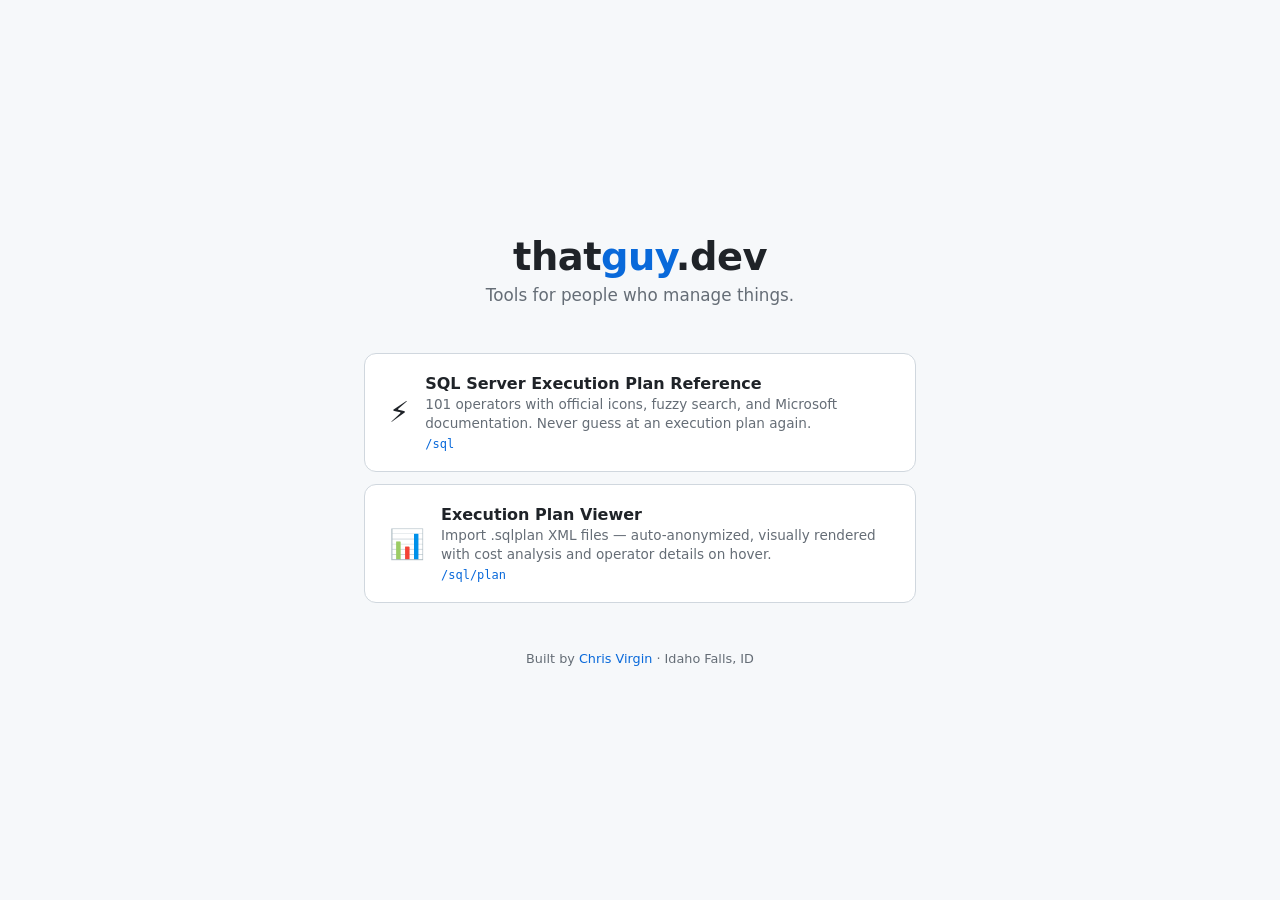
<file: index.html>
<!DOCTYPE html>
<html lang="en">
<head>
<meta charset="UTF-8">
<meta name="viewport" content="width=device-width, initial-scale=1.0">
<title>thatguy.dev</title>
<link rel="icon" type="image/svg+xml" href="/favicon.svg">
<style>
  :root {
    --bg: #0d1117; --surface: #161b22; --border: #30363d;
    --text: #e6edf3; --text-dim: #8b949e; --accent: #58a6ff;
  }
  @media (prefers-color-scheme: light) {
    :root {
      --bg: #f6f8fa; --surface: #fff; --border: #d0d7de;
      --text: #1f2328; --text-dim: #656d76; --accent: #0969da;
    }
  }
  * { margin: 0; padding: 0; box-sizing: border-box; }
  body {
    font-family: -apple-system, BlinkMacSystemFont, 'Segoe UI', system-ui, sans-serif;
    background: var(--bg); color: var(--text);
    min-height: 100vh; display: flex; align-items: center; justify-content: center;
  }
  .container { max-width: 600px; padding: 40px 24px; text-align: center; }

  h1 { font-size: 2.4rem; font-weight: 700; margin-bottom: 6px; letter-spacing: -0.5px; }
  h1 span { color: var(--accent); }
  .tagline { color: var(--text-dim); font-size: 1.05rem; margin-bottom: 48px; }

  .tools { display: flex; flex-direction: column; gap: 12px; }
  .tool-card {
    display: flex; align-items: center; gap: 16px;
    background: var(--surface); border: 1px solid var(--border);
    border-radius: 12px; padding: 20px 24px;
    text-decoration: none; color: var(--text);
    transition: all 0.2s;
  }
  .tool-card:hover { border-color: var(--accent); transform: translateY(-2px); box-shadow: 0 4px 12px rgba(0,0,0,0.15); }
  .tool-icon { font-size: 1.8rem; flex-shrink: 0; }
  .tool-info { text-align: left; }
  .tool-name { font-weight: 600; font-size: 1rem; margin-bottom: 2px; }
  .tool-desc { font-size: 0.85rem; color: var(--text-dim); line-height: 1.4; }
  .tool-path { font-size: 0.75rem; color: var(--accent); font-family: monospace; margin-top: 4px; }

  .footer { margin-top: 48px; color: var(--text-dim); font-size: 0.8rem; }
  .footer a { color: var(--accent); text-decoration: none; }
  .footer a:hover { text-decoration: underline; }
</style>
</head>
<body>
<div class="container">
  <h1>that<span>guy</span>.dev</h1>
  <p class="tagline">Tools for people who manage things.</p>

  <div class="tools">
    <a href="/sql/" class="tool-card">
      <div class="tool-icon">⚡</div>
      <div class="tool-info">
        <div class="tool-name">SQL Server Execution Plan Reference</div>
        <div class="tool-desc">101 operators with official icons, fuzzy search, and Microsoft documentation. Never guess at an execution plan again.</div>
        <div class="tool-path">/sql</div>
      </div>
    </a>

    <a href="/sql/plan/" class="tool-card">
      <div class="tool-icon">📊</div>
      <div class="tool-info">
        <div class="tool-name">Execution Plan Viewer</div>
        <div class="tool-desc">Import .sqlplan XML files — auto-anonymized, visually rendered with cost analysis and operator details on hover.</div>
        <div class="tool-path">/sql/plan</div>
      </div>
    </a>
  </div>

  <div class="footer">
    Built by <a href="https://github.com/christophervirgin" target="_blank">Chris Virgin</a> · Idaho Falls, ID
  </div>
</div>
</body>
</html>
</file>
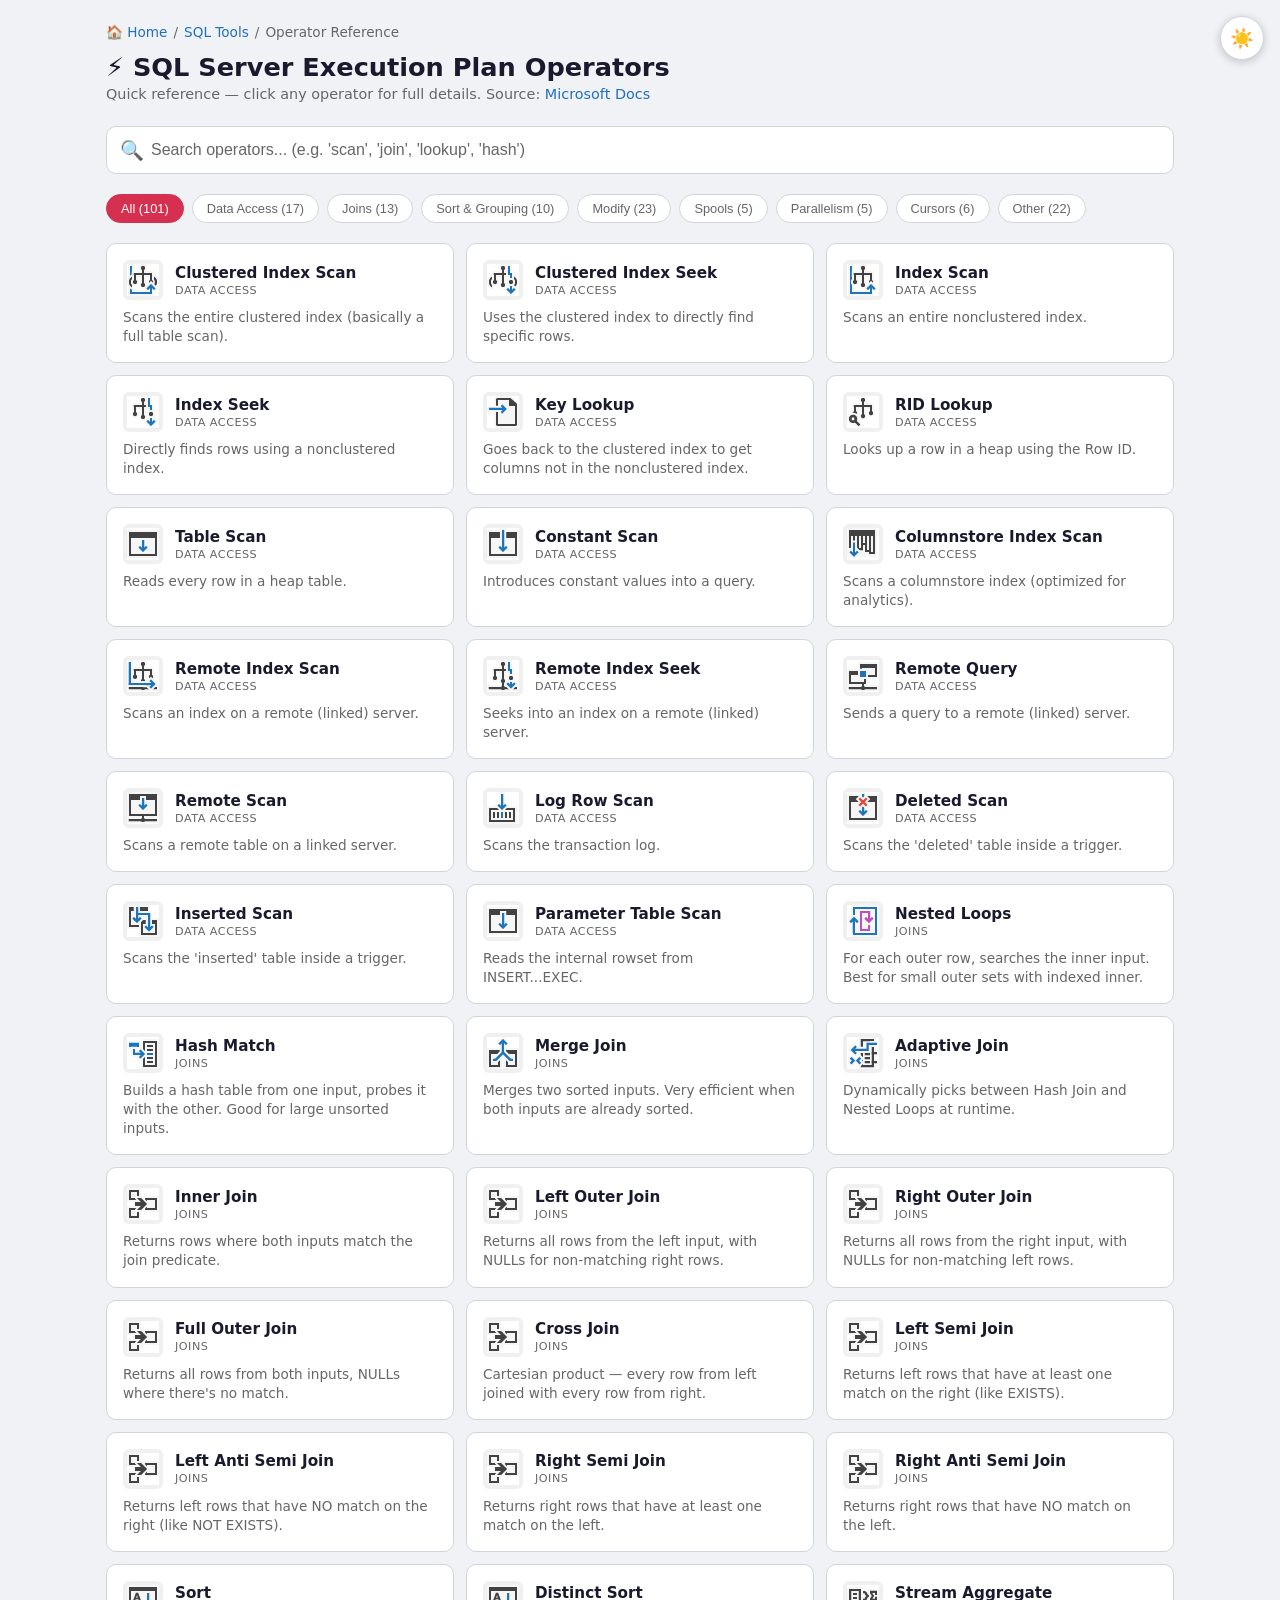
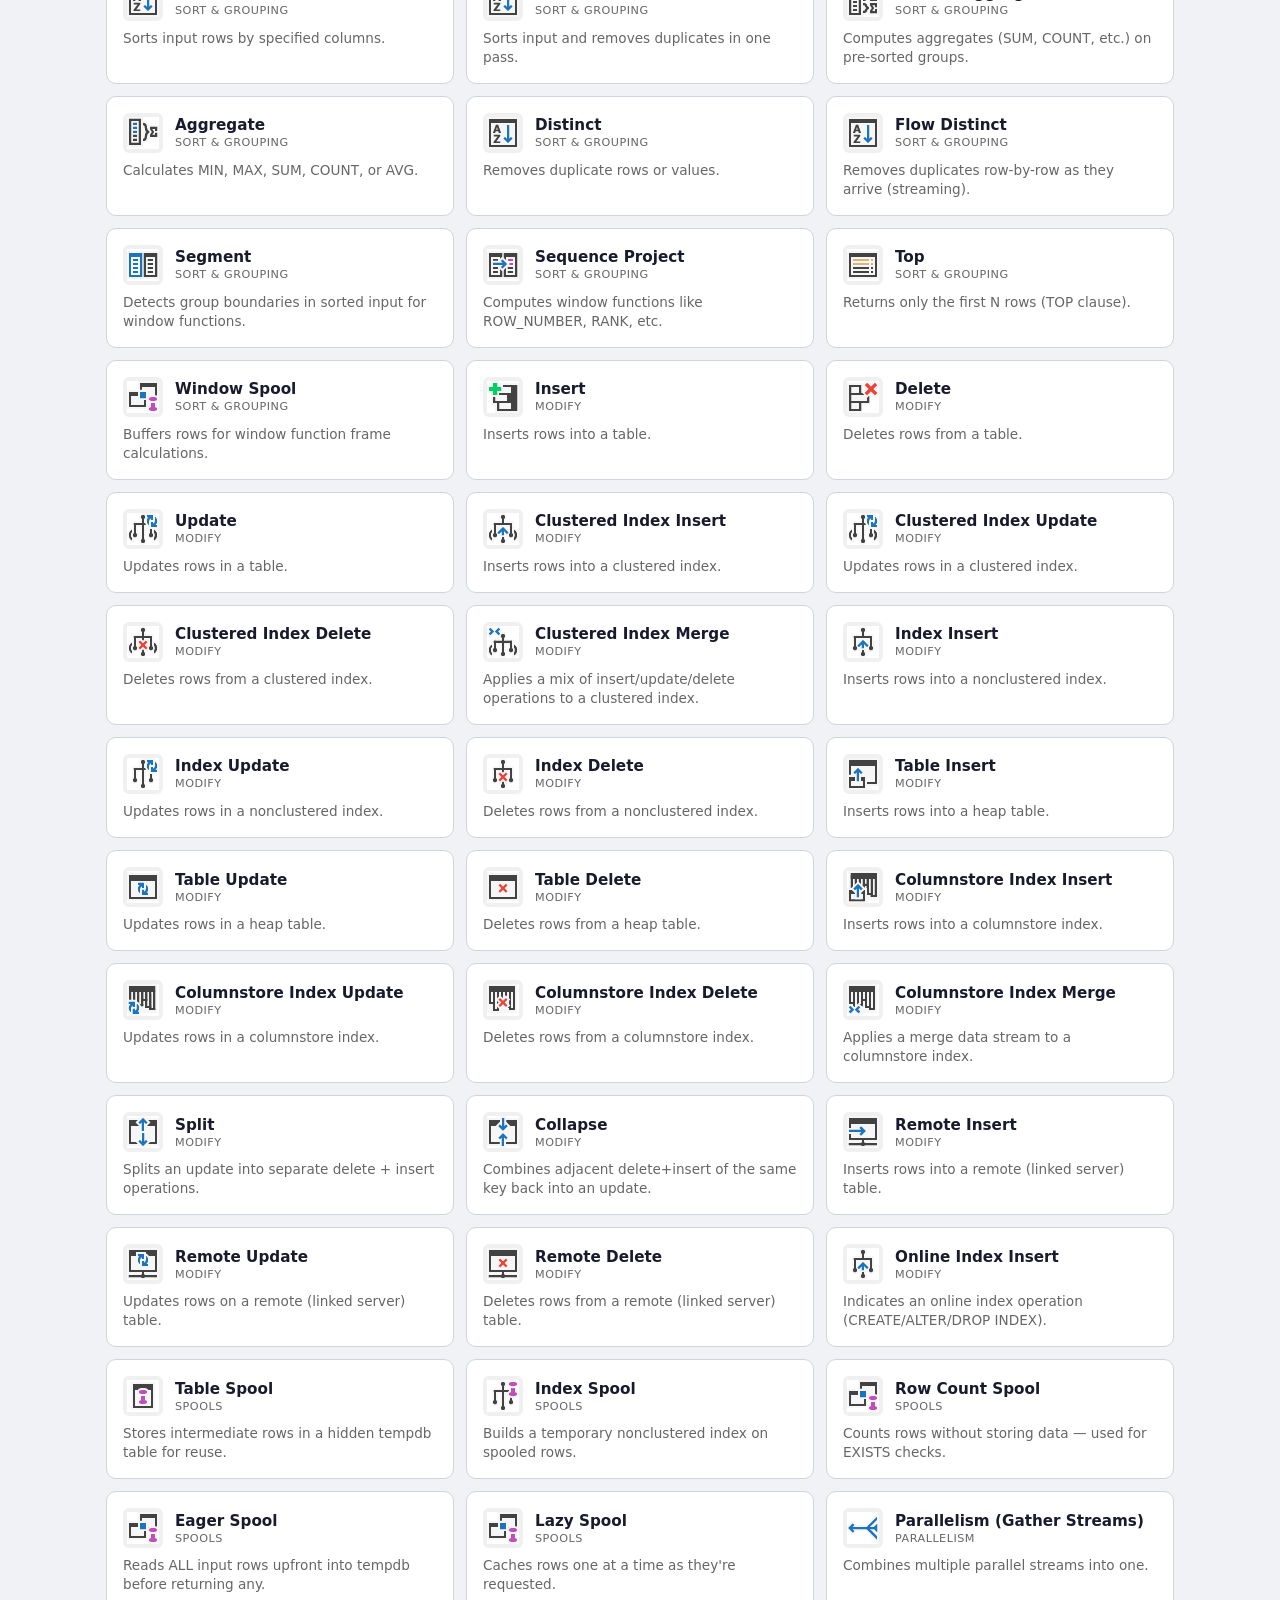
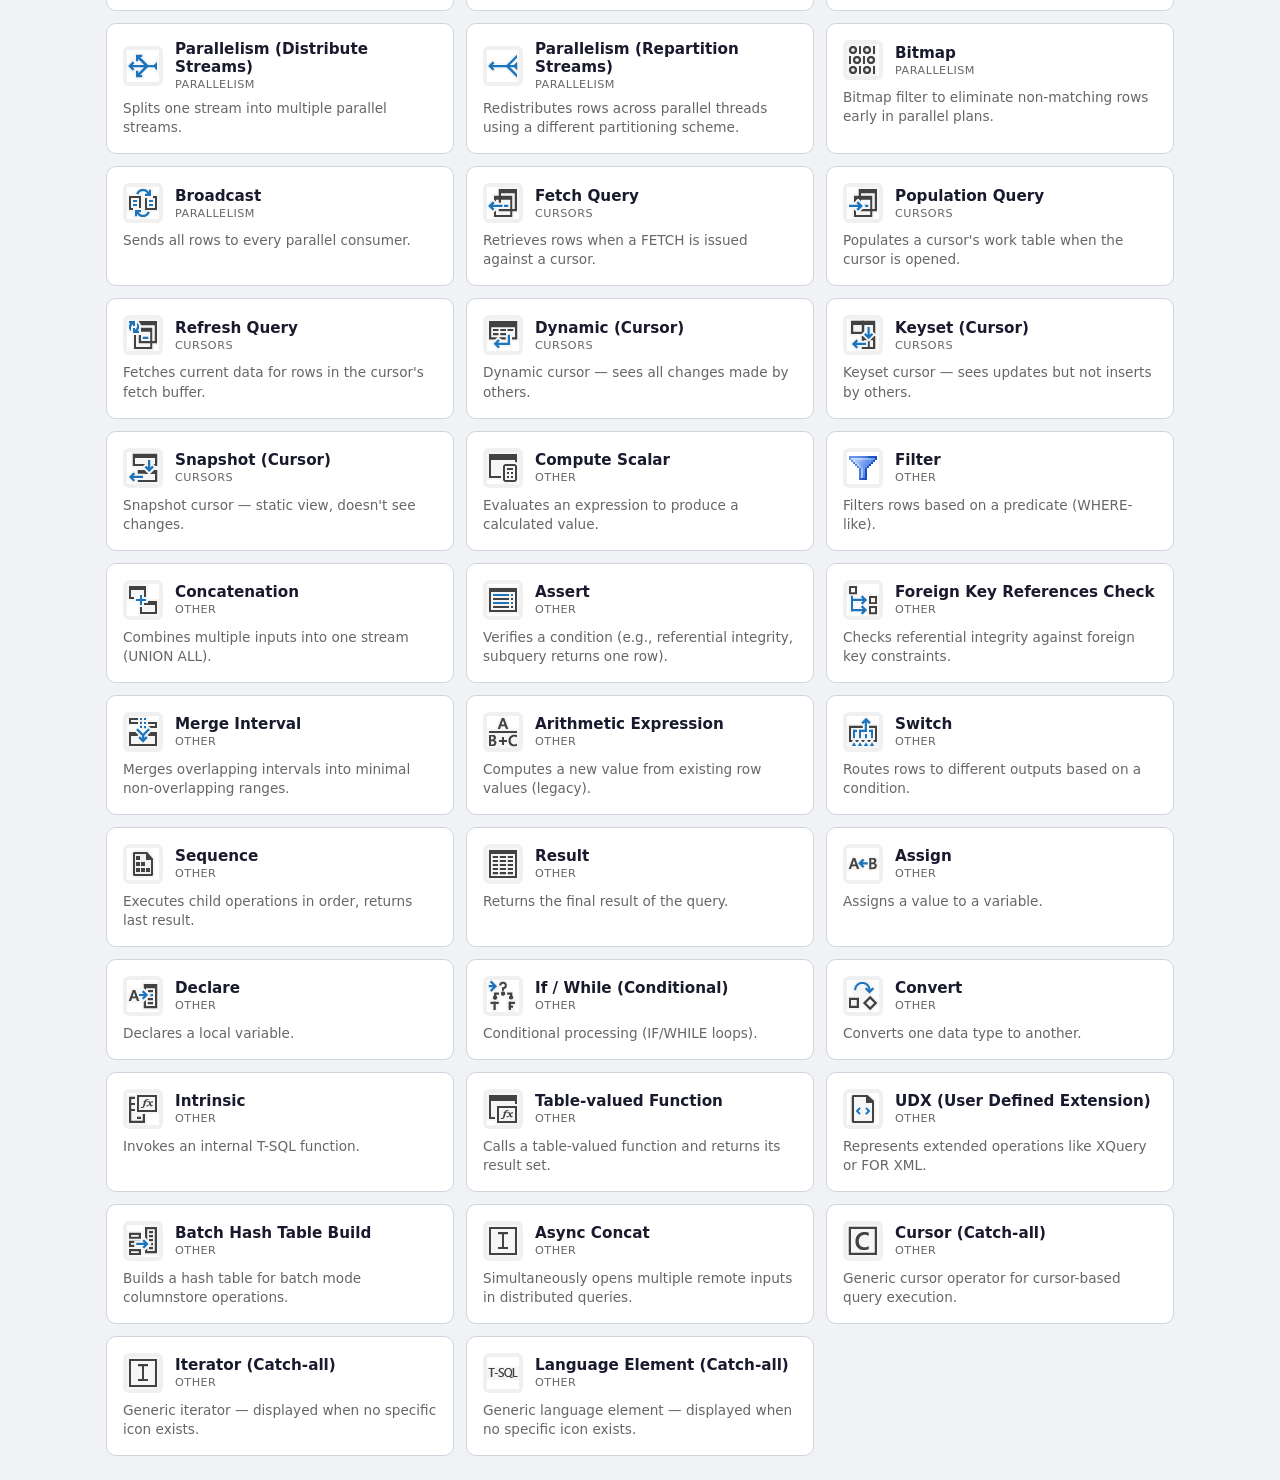
<file: sql/index.html>
<!DOCTYPE html>
<html lang="en">
<head>
<meta charset="UTF-8">
<meta name="viewport" content="width=device-width, initial-scale=1.0">
<title>SQL Server Execution Plan Operators</title>
<style>
  :root {
    --bg: #1a1a2e;
    --surface: #16213e;
    --surface2: #0f3460;
    --accent: #e94560;
    --text: #eee;
    --text-dim: #999;
    --border: #2a2a4a;
    --green: #4ecca3;
    --yellow: #f0c040;
    --blue: #53a8f0;
    --icon-bg: rgba(255,255,255,0.08);
    --perf-bg: rgba(233, 69, 96, 0.1);
    --badge-bg: rgba(255,255,255,0.06);
    --detail-text: #ccc;
    --modal-bg: rgba(0,0,0,0.7);
    --modal-surface: #1a1a2e;
    --modal-border: #2a2a4a;
    --msdoc-bg: rgba(255,255,255,0.03);
    --msdoc-border: rgba(255,255,255,0.1);
    --diagram-text: #e6edf3;
    --diagram-dim: #8b949e;
    --diagram-surface: #161b22;
    --diagram-border: #30363d;
    --diagram-accent: #58a6ff;
    --diagram-green: #4ecca3;
    --diagram-yellow: #f0c040;
  }
  [data-theme="light"] {
    --bg: #f0f2f5;
    --surface: #fff;
    --surface2: #e8edf2;
    --accent: #d63050;
    --text: #1a1a2e;
    --text-dim: #666;
    --border: #d0d5dd;
    --green: #2a8a6a;
    --yellow: #b08a20;
    --blue: #2070c0;
    --icon-bg: rgba(0,0,0,0.06);
    --perf-bg: rgba(214, 48, 80, 0.08);
    --badge-bg: rgba(0,0,0,0.05);
    --detail-text: #444;
    --modal-bg: rgba(0,0,0,0.5);
    --modal-surface: #fff;
    --modal-border: #d0d5dd;
    --msdoc-bg: rgba(0,0,0,0.02);
    --msdoc-border: rgba(0,0,0,0.08);
    --diagram-text: #1f2328;
    --diagram-dim: #656d76;
    --diagram-surface: #fff;
    --diagram-border: #d0d7de;
    --diagram-accent: #0969da;
    --diagram-green: #2a8a6a;
    --diagram-yellow: #b08a20;
  }
  * { margin: 0; padding: 0; box-sizing: border-box; }
  body {
    font-family: -apple-system, BlinkMacSystemFont, 'Segoe UI', system-ui, sans-serif;
    background: var(--bg);
    color: var(--text);
    min-height: 100vh;
  }
  .container { max-width: 1100px; margin: 0 auto; padding: 24px 16px; }
  h1 { font-size: 1.6rem; margin-bottom: 4px; }
  .subtitle { color: var(--text-dim); font-size: 0.9rem; margin-bottom: 24px; }
  .subtitle a { color: var(--blue); text-decoration: none; }
  .subtitle a:hover { text-decoration: underline; }

  .search-wrap { position: relative; margin-bottom: 20px; }
  #search {
    width: 100%; padding: 14px 16px 14px 44px; font-size: 1rem;
    background: var(--surface); border: 1px solid var(--border);
    border-radius: 10px; color: var(--text); outline: none; transition: border-color 0.2s;
  }
  #search:focus { border-color: var(--accent); }
  #search::placeholder { color: var(--text-dim); }
  .search-icon { position: absolute; left: 14px; top: 50%; transform: translateY(-50%); color: var(--text-dim); font-size: 1.2rem; pointer-events: none; }
  .result-count { position: absolute; right: 14px; top: 50%; transform: translateY(-50%); color: var(--text-dim); font-size: 0.8rem; }

  .filters { display: flex; flex-wrap: wrap; gap: 8px; margin-bottom: 20px; }
  .filter-btn {
    padding: 6px 14px; font-size: 0.8rem; border-radius: 20px;
    border: 1px solid var(--border); background: var(--surface);
    color: var(--text-dim); cursor: pointer; transition: all 0.2s;
  }
  .filter-btn:hover { border-color: var(--accent); color: var(--text); }
  .filter-btn.active { background: var(--accent); border-color: var(--accent); color: #fff; }

  .ops-grid { display: grid; grid-template-columns: repeat(auto-fill, minmax(320px, 1fr)); gap: 12px; }
  .op-card {
    background: var(--surface); border: 1px solid var(--border);
    border-radius: 10px; padding: 16px; cursor: pointer; transition: all 0.2s;
  }
  .op-card:hover { border-color: var(--accent); transform: translateY(-1px); }
  .op-header { display: flex; align-items: center; gap: 12px; margin-bottom: 8px; }
  .op-icon {
    width: 40px; height: 40px; border-radius: 6px;
    display: flex; align-items: center; justify-content: center;
    flex-shrink: 0; background: var(--icon-bg);
    padding: 4px;
  }
  .op-icon img {
    width: 32px; height: 32px; image-rendering: pixelated;
  }
  .op-name { font-weight: 600; font-size: 0.95rem; }
  .op-type { font-size: 0.7rem; color: var(--text-dim); margin-top: 2px; text-transform: uppercase; letter-spacing: 0.5px; }
  .op-summary { font-size: 0.85rem; color: var(--text-dim); line-height: 1.4; }

  /* Modal styles */
  .modal-overlay {
    position: fixed;
    top: 0;
    left: 0;
    width: 100%;
    height: 100%;
    background: var(--modal-bg);
    display: flex;
    align-items: center;
    justify-content: center;
    z-index: 1000;
    opacity: 0;
    visibility: hidden;
    transition: all 0.3s ease;
  }
  .modal-overlay.active {
    opacity: 1;
    visibility: visible;
  }
  .modal {
    background: var(--modal-surface);
    border: 1px solid var(--modal-border);
    border-radius: 12px;
    max-width: 700px;
    width: 90vw;
    max-height: 90vh;
    overflow: hidden;
    transform: scale(0.9);
    transition: transform 0.3s ease;
    display: flex;
    flex-direction: column;
  }
  .modal-overlay.active .modal {
    transform: scale(1);
  }
  .modal-header {
    padding: 20px 24px 16px;
    border-bottom: 1px solid var(--modal-border);
    display: flex;
    align-items: center;
    gap: 16px;
    position: relative;
  }
  .modal-icon {
    width: 48px;
    height: 48px;
    border-radius: 8px;
    background: var(--icon-bg);
    display: flex;
    align-items: center;
    justify-content: center;
    flex-shrink: 0;
    padding: 4px;
  }
  .modal-icon img {
    width: 40px;
    height: 40px;
    image-rendering: pixelated;
  }
  .modal-title {
    flex: 1;
  }
  .modal-title h2 {
    font-size: 1.4rem;
    margin-bottom: 6px;
  }
  .modal-badges {
    display: flex;
    gap: 8px;
    flex-wrap: wrap;
    align-items: center;
  }
  .modal-category-badge {
    background: var(--accent);
    color: white;
    padding: 4px 10px;
    border-radius: 12px;
    font-size: 0.75rem;
    font-weight: 500;
  }
  .modal-type-badge {
    background: var(--badge-bg);
    color: var(--text-dim);
    padding: 3px 8px;
    border-radius: 10px;
    font-size: 0.7rem;
  }
  .modal-close {
    position: absolute;
    top: 16px;
    right: 16px;
    width: 32px;
    height: 32px;
    border: none;
    background: var(--badge-bg);
    color: var(--text-dim);
    border-radius: 50%;
    cursor: pointer;
    display: flex;
    align-items: center;
    justify-content: center;
    font-size: 16px;
    transition: all 0.2s;
  }
  .modal-close:hover {
    background: var(--accent);
    color: white;
  }
  .modal-content {
    padding: 24px;
    overflow-y: auto;
    flex: 1;
  }
  .modal-section {
    margin-bottom: 24px;
  }
  .modal-section:last-child {
    margin-bottom: 0;
  }
  .modal-section-title {
    font-size: 1.1rem;
    font-weight: 600;
    margin-bottom: 12px;
    color: var(--text);
  }
  .modal-section-content {
    font-size: 0.9rem;
    line-height: 1.6;
    color: var(--detail-text);
  }
  .modal-section-content p {
    margin-bottom: 12px;
  }
  .modal-section-content p:last-child {
    margin-bottom: 0;
  }
  .perf-tip {
    padding: 16px;
    border-radius: 8px;
    background: var(--perf-bg);
    border-left: 4px solid var(--accent);
    font-size: 0.85rem;
    line-height: 1.5;
  }
  .perf-tip strong {
    color: var(--accent);
  }
  .msdoc-section {
    background: var(--msdoc-bg);
    border: 1px solid var(--msdoc-border);
    border-radius: 8px;
    padding: 20px;
  }
  .msdoc-section .modal-section-content {
    font-size: 0.88rem;
  }

  .hidden { display: none !important; }
  .theme-toggle {
    position: fixed; top: 16px; right: 16px; z-index: 100;
    width: 44px; height: 44px; border-radius: 50%;
    border: 1px solid var(--border); background: var(--surface);
    color: var(--text); font-size: 1.2rem; cursor: pointer;
    display: flex; align-items: center; justify-content: center;
    transition: all 0.2s; box-shadow: 0 2px 8px rgba(0,0,0,0.2);
  }
  .theme-toggle:hover { border-color: var(--accent); transform: scale(1.1); }
  @media (max-width: 700px) { 
    .ops-grid { grid-template-columns: 1fr; }
    .modal {
      width: 95vw;
      max-height: 95vh;
    }
    .modal-header {
      padding: 16px 20px 12px;
    }
    .modal-content {
      padding: 20px;
    }
  }
</style>
</head>
<body>
<button class="theme-toggle" id="themeToggle" title="Toggle light/dark mode">🌙</button>

<!-- Modal -->
<div class="modal-overlay" id="modalOverlay">
  <div class="modal">
    <div class="modal-header">
      <div class="modal-icon" id="modalIcon">⚙️</div>
      <div class="modal-title">
        <h2 id="modalName">Operator Name</h2>
        <div class="modal-badges">
          <span class="modal-category-badge" id="modalCategory">Category</span>
          <div id="modalTypes"></div>
        </div>
      </div>
      <button class="modal-close" id="modalClose">&times;</button>
    </div>
    <div class="modal-content">
      <div class="modal-section">
        <div class="modal-section-title">Quick Summary</div>
        <div class="modal-section-content" id="modalSummary"></div>
      </div>
      <div class="modal-section" id="diagramSection" style="display: none;">
        <div class="modal-section-title">How It Works</div>
        <div id="modalDiagram" style="max-width:520px; margin: 0 auto;"></div>
      </div>
      <div class="modal-section" id="perfSection" style="display: none;">
        <div class="modal-section-title">Performance Tip</div>
        <div class="perf-tip" id="modalPerf"></div>
      </div>
      <div class="modal-section">
        <div class="modal-section-title">Microsoft Documentation</div>
        <div class="msdoc-section">
          <div class="modal-section-content" id="modalMsDoc"></div>
        </div>
      </div>
    </div>
  </div>
</div>

<div class="container">
  <nav style="font-size:0.85rem;margin-bottom:12px;color:var(--text-dim)">
    <a href="/" style="color:var(--blue);text-decoration:none">🏠 Home</a><span style="margin:0 6px">/</span><a href="/sql/" style="color:var(--blue);text-decoration:none">SQL Tools</a><span style="margin:0 6px">/</span><span>Operator Reference</span>
  </nav>
  <h1>⚡ SQL Server Execution Plan Operators</h1>
  <p class="subtitle">Quick reference — click any operator for full details. Source: <a href="https://learn.microsoft.com/en-us/sql/relational-databases/showplan-logical-and-physical-operators-reference" target="_blank">Microsoft Docs</a></p>
  <div class="search-wrap">
    <span class="search-icon">🔍</span>
    <input type="text" id="search" placeholder="Search operators... (e.g. 'scan', 'join', 'lookup', 'hash')" autocomplete="off">
    <span class="result-count" id="resultCount"></span>
  </div>
  <div class="filters" id="filters"></div>
  <div class="ops-grid" id="grid"></div>
</div>

<script src="operators.js"></script>
<script>
const _operators = operators; // already loaded from operators.js
const _operatorMap = operatorMap;

function formatMsDoc(text) {
  return text
    .replace(/\*\*(.*?)\*\*/g, '<strong>$1</strong>')
    .replace(/(?<!\*)\*([^*]+?)\*(?!\*)/g, '<em>$1</em>')
    .replace(/\n\n/g, '</p><p>')
    .replace(/^/, '<p>')
    .replace(/$/, '</p>');
}

const categoryStyles = {
  "Data Access": "data-access", "Joins": "join", "Sort & Grouping": "sort-group",
  "Modify": "modify", "Spools": "spool", "Parallelism": "parallel",
  "Cursors": "cursor", "Other": "other"
};
const categories = Object.keys(categoryStyles);

function fuzzyScore(query, text) {
  query = query.toLowerCase(); text = text.toLowerCase();
  if (text.includes(query)) return 100 + (query.length / text.length * 50);
  let qi = 0, score = 0, lastMatch = -1;
  for (let ti = 0; ti < text.length && qi < query.length; ti++) {
    if (text[ti] === query[qi]) {
      score += (ti === lastMatch + 1) ? 15 : 5;
      if (ti === 0 || text[ti-1] === ' ' || text[ti-1] === '(') score += 10;
      lastMatch = ti; qi++;
    }
  }
  return qi === query.length ? score : 0;
}

function matchOperator(op, query) {
  if (!query) return 100;
  let best = 0;
  for (const f of [op.name, op.summary, op.detail, op.category, ...(op.types || [])]) {
    best = Math.max(best, fuzzyScore(query, f));
  }
  return best;
}

const grid = document.getElementById('grid');
const searchInput = document.getElementById('search');
const filtersDiv = document.getElementById('filters');
const resultCountEl = document.getElementById('resultCount');
const modalOverlay = document.getElementById('modalOverlay');
const modalClose = document.getElementById('modalClose');
const modalIcon = document.getElementById('modalIcon');
const modalName = document.getElementById('modalName');
const modalCategory = document.getElementById('modalCategory');
const modalTypes = document.getElementById('modalTypes');
const modalSummary = document.getElementById('modalSummary');
const modalPerf = document.getElementById('modalPerf');
const modalMsDoc = document.getElementById('modalMsDoc');
const perfSection = document.getElementById('perfSection');
const diagramSection = document.getElementById('diagramSection');
const modalDiagram = document.getElementById('modalDiagram');

const operatorDiagrams = {
  "Nested Loops": "diagrams/nested-loops.svg",
};

let activeCategory = null;

function openModal(operator) {
  // Set icon
  modalIcon.innerHTML = `<img src="icons/${operator.icon}.png" alt="${operator.name}" onerror="this.parentElement.textContent='⚙️'">`;
  
  // Set name and category
  modalName.textContent = operator.name;
  modalCategory.textContent = operator.category;
  
  // Set type badges
  modalTypes.innerHTML = (operator.types || []).map(type => 
    `<span class="modal-type-badge">${type}</span>`
  ).join('');
  
  // Set summary
  modalSummary.textContent = operator.summary;
  
  // Set diagram (if exists)
  const diagramPath = operatorDiagrams[operator.name];
  if (diagramPath) {
    fetch(diagramPath).then(r => r.text()).then(svg => {
      modalDiagram.innerHTML = svg;
    });
    diagramSection.style.display = 'block';
  } else {
    diagramSection.style.display = 'none';
    modalDiagram.innerHTML = '';
  }

  // Set performance tip (if exists)
  if (operator.perf) {
    modalPerf.innerHTML = `💡 <strong>Performance:</strong> ${operator.perf}`;
    perfSection.style.display = 'block';
  } else {
    perfSection.style.display = 'none';
  }
  
  // Set Microsoft documentation
  modalMsDoc.innerHTML = formatMsDoc(operator.msDoc || operator.detail);
  
  // Show modal
  modalOverlay.classList.add('active');
}

function closeModal() {
  modalOverlay.classList.remove('active');
}

// Modal event listeners
modalClose.addEventListener('click', closeModal);
modalOverlay.addEventListener('click', (e) => {
  if (e.target === modalOverlay) closeModal();
});
document.addEventListener('keydown', (e) => {
  if (e.key === 'Escape') closeModal();
});

const allBtn = document.createElement('button');
allBtn.className = 'filter-btn active';
allBtn.textContent = `All (${operators.length})`;
allBtn.onclick = () => { activeCategory = null; render(); updateFilterBtns(); };
filtersDiv.appendChild(allBtn);

for (const cat of categories) {
  const count = operators.filter(o => o.category === cat).length;
  if (!count) continue;
  const btn = document.createElement('button');
  btn.className = 'filter-btn'; btn.textContent = `${cat} (${count})`; btn.dataset.cat = cat;
  btn.onclick = () => { activeCategory = activeCategory === cat ? null : cat; render(); updateFilterBtns(); };
  filtersDiv.appendChild(btn);
}

function updateFilterBtns() {
  filtersDiv.querySelectorAll('.filter-btn').forEach(b => {
    if (!b.dataset.cat) b.classList.toggle('active', !activeCategory);
    else b.classList.toggle('active', b.dataset.cat === activeCategory);
  });
}

function render() {
  const query = searchInput.value.trim();
  let scored = operators.map(op => ({ op, score: matchOperator(op, query) })).filter(s => s.score > 0);
  if (activeCategory) scored = scored.filter(s => s.op.category === activeCategory);
  scored.sort((a, b) => b.score - a.score);
  resultCountEl.textContent = query ? `${scored.length} result${scored.length !== 1 ? 's' : ''}` : '';
  grid.innerHTML = '';
  
  for (const { op } of scored) {
    const card = document.createElement('div');
    card.className = 'op-card';
    card.innerHTML = `
      <div class="op-header">
        <div class="op-icon"><img src="icons/${op.icon}.png" alt="${op.name}" onerror="this.parentElement.textContent='⚙️'"></div>
        <div>
          <div class="op-name">${op.name}</div>
          <div class="op-type">${op.category}</div>
        </div>
      </div>
      <div class="op-summary">${op.summary}</div>`;
    
    card.addEventListener('click', () => openModal(op));
    grid.appendChild(card);
  }
}

searchInput.addEventListener('input', render);
render();

// Theme toggle
const themeToggle = document.getElementById('themeToggle');
const html = document.documentElement;
const savedTheme = localStorage.getItem('ep-theme');
if (savedTheme === 'light' || (!savedTheme && window.matchMedia('(prefers-color-scheme: light)').matches)) {
  html.setAttribute('data-theme', 'light');
  themeToggle.textContent = '☀️';
}
themeToggle.addEventListener('click', () => {
  const isLight = html.getAttribute('data-theme') === 'light';
  html.setAttribute('data-theme', isLight ? 'dark' : 'light');
  themeToggle.textContent = isLight ? '🌙' : '☀️';
  localStorage.setItem('ep-theme', isLight ? 'dark' : 'light');
});
</script>
</body>
</html>
</file>
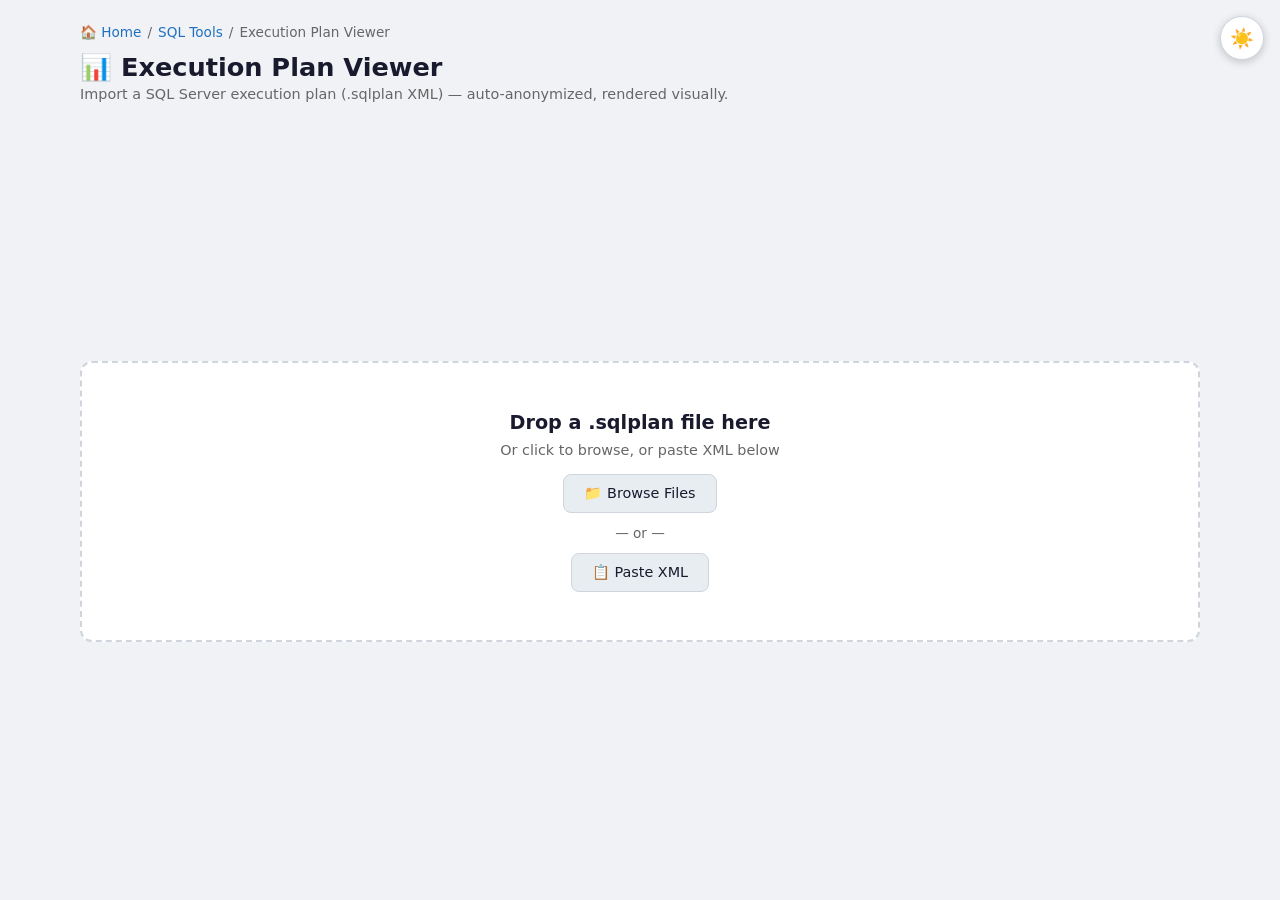
<file: sql/plan/index.html>
<!DOCTYPE html>
<html lang="en">
<head>
<meta charset="UTF-8">
<meta name="viewport" content="width=device-width, initial-scale=1.0">
<title>Execution Plan Viewer — thatguy.dev</title>
<link rel="icon" type="image/svg+xml" href="/favicon.svg">
<style>
  :root {
    --bg: #1a1a2e;
    --surface: #16213e;
    --surface2: #0f3460;
    --accent: #e94560;
    --text: #eee;
    --text-dim: #999;
    --border: #2a2a4a;
    --green: #4ecca3;
    --yellow: #f0c040;
    --blue: #53a8f0;
    --red: #e94560;
    --icon-bg: rgba(255,255,255,0.08);
    --node-bg: #16213e;
    --node-border: #2a2a4a;
    --node-warn: rgba(233, 69, 96, 0.3);
    --edge-color: #4a4a6a;
    --tooltip-bg: #1a1a2e;
    --tooltip-border: #2a2a4a;
    --diagram-text: #e6edf3;
    --diagram-dim: #8b949e;
    --diagram-surface: #161b22;
    --diagram-border: #30363d;
    --diagram-accent: #58a6ff;
    --diagram-green: #4ecca3;
    --diagram-yellow: #f0c040;
    --drop-bg: rgba(233, 69, 96, 0.05);
    --drop-border: #e94560;
  }
  [data-theme="light"] {
    --bg: #f0f2f5;
    --surface: #fff;
    --surface2: #e8edf2;
    --accent: #d63050;
    --text: #1a1a2e;
    --text-dim: #666;
    --border: #d0d5dd;
    --green: #2a8a6a;
    --yellow: #b08a20;
    --blue: #2070c0;
    --red: #d63050;
    --icon-bg: rgba(0,0,0,0.06);
    --node-bg: #fff;
    --node-border: #d0d5dd;
    --node-warn: rgba(214, 48, 80, 0.12);
    --edge-color: #b0b5bd;
    --tooltip-bg: #fff;
    --tooltip-border: #d0d5dd;
    --diagram-text: #1f2328;
    --diagram-dim: #656d76;
    --diagram-surface: #fff;
    --diagram-border: #d0d7de;
    --diagram-accent: #0969da;
    --diagram-green: #2a8a6a;
    --diagram-yellow: #b08a20;
    --drop-bg: rgba(214, 48, 80, 0.04);
    --drop-border: #d63050;
  }
  * { margin: 0; padding: 0; box-sizing: border-box; }
  html, body {
    font-family: -apple-system, BlinkMacSystemFont, 'Segoe UI', system-ui, sans-serif;
    background: var(--bg); color: var(--text);
    height: 100%;
    overflow: hidden;
  }
  .container { max-width: 90vw; margin: 0 auto; padding: 24px 16px; height: 100%; display: flex; flex-direction: column; overflow: hidden; }
  h1 { font-size: 1.6rem; margin-bottom: 4px; }
  .subtitle { color: var(--text-dim); font-size: 0.9rem; margin-bottom: 24px; }
  .subtitle a { color: var(--blue); text-decoration: none; }
  .subtitle a:hover { text-decoration: underline; }

  /* Breadcrumbs */
  .breadcrumbs {
    font-size: 0.85rem;
    margin-bottom: 12px;
    color: var(--text-dim);
  }
  .breadcrumbs a {
    color: var(--blue);
    text-decoration: none;
  }
  .breadcrumbs a:hover { text-decoration: underline; }
  .breadcrumbs .sep { margin: 0 6px; color: var(--text-dim); }

  #importSection { flex: 1; display: flex; flex-direction: column; justify-content: center; }

  /* Import area */
  .import-area {
    border: 2px dashed var(--border);
    border-radius: 12px;
    padding: 48px 24px;
    text-align: center;
    background: var(--surface);
    transition: all 0.3s;
    cursor: pointer;
    position: relative;
  }
  .import-area.drag-over {
    border-color: var(--drop-border);
    background: var(--drop-bg);
  }
  .import-area h2 { font-size: 1.2rem; margin-bottom: 8px; }
  .import-area p { color: var(--text-dim); font-size: 0.9rem; margin-bottom: 16px; }
  .import-area .or { color: var(--text-dim); font-size: 0.85rem; margin: 12px 0; }

  .btn {
    display: inline-block;
    padding: 10px 20px;
    border-radius: 8px;
    border: 1px solid var(--border);
    background: var(--surface2);
    color: var(--text);
    font-size: 0.9rem;
    cursor: pointer;
    transition: all 0.2s;
    font-family: inherit;
  }
  .btn:hover { border-color: var(--accent); }
  .btn-accent {
    background: var(--accent);
    border-color: var(--accent);
    color: #fff;
  }
  .btn-accent:hover { opacity: 0.9; }

  .paste-area {
    display: none;
    margin-top: 16px;
  }
  .paste-area textarea {
    width: 100%;
    height: 200px;
    background: var(--bg);
    border: 1px solid var(--border);
    border-radius: 8px;
    color: var(--text);
    font-family: 'SF Mono', 'Fira Code', monospace;
    font-size: 0.8rem;
    padding: 12px;
    resize: vertical;
    outline: none;
  }
  .paste-area textarea:focus { border-color: var(--accent); }
  .paste-actions {
    margin-top: 8px;
    display: flex;
    gap: 8px;
    justify-content: flex-end;
  }

  /* Plan viewer */
  #planViewer { display: none; flex: 1; flex-direction: column; overflow: hidden; }
  #planViewer.active { display: flex; }

  .plan-toolbar {
    display: flex;
    align-items: center;
    gap: 12px;
    margin-bottom: 16px;
    flex-wrap: wrap;
  }
  .plan-toolbar .plan-info {
    flex: 1;
    min-width: 200px;
  }
  .plan-toolbar .plan-info h2 { font-size: 1.1rem; }
  .plan-toolbar .plan-info p { font-size: 0.8rem; color: var(--text-dim); }

  .plan-stats {
    display: flex;
    gap: 16px;
    flex-wrap: wrap;
    margin-bottom: 20px;
  }
  .stat-card {
    background: var(--surface);
    border: 1px solid var(--border);
    border-radius: 8px;
    padding: 12px 16px;
    min-width: 120px;
  }
  .stat-card.clickable { cursor: pointer; transition: all 0.2s; }
  .stat-card.clickable:hover { border-color: var(--accent); transform: translateY(-1px); }

  /* Node highlight pulse */
  .plan-node.highlighted { z-index: 100; }
  .plan-node.highlighted .node-box {
    border-color: var(--accent) !important;
    box-shadow: 0 0 0 3px rgba(233, 69, 96, 0.4), 0 0 20px rgba(233, 69, 96, 0.2);
    animation: node-pulse 1.5s ease-in-out 3;
  }
  @keyframes node-pulse {
    0%, 100% { box-shadow: 0 0 0 3px rgba(233, 69, 96, 0.4); }
    50% { box-shadow: 0 0 0 6px rgba(233, 69, 96, 0.2), 0 0 24px rgba(233, 69, 96, 0.3); }
  }
  .stat-label { font-size: 0.7rem; color: var(--text-dim); text-transform: uppercase; letter-spacing: 0.5px; }
  .stat-value { font-size: 1.2rem; font-weight: 600; margin-top: 2px; }

  /* Statement tabs */
  .stmt-tabs {
    display: flex;
    gap: 4px;
    margin-bottom: 16px;
    flex-wrap: wrap;
  }
  .stmt-tab {
    padding: 6px 14px;
    font-size: 0.8rem;
    border-radius: 6px;
    border: 1px solid var(--border);
    background: var(--surface);
    color: var(--text-dim);
    cursor: pointer;
    transition: all 0.2s;
    max-width: 300px;
    overflow: hidden;
    text-overflow: ellipsis;
    white-space: nowrap;
    font-family: 'SF Mono', 'Fira Code', monospace;
  }
  .stmt-tab:hover { border-color: var(--accent); color: var(--text); }
  .stmt-tab.active { background: var(--accent); border-color: var(--accent); color: #fff; }

  /* Layout controls */
  .layout-controls {
    display: flex;
    align-items: center;
    gap: 16px;
    margin-bottom: 12px;
    flex-wrap: wrap;
    padding: 10px 14px;
    background: var(--surface);
    border: 1px solid var(--border);
    border-radius: 8px;
    font-size: 0.8rem;
  }
  .layout-controls label {
    display: flex;
    align-items: center;
    gap: 6px;
    color: var(--text-dim);
    white-space: nowrap;
  }
  .layout-controls input[type="range"] {
    width: 100px;
    accent-color: var(--accent);
  }
  .layout-controls .ctrl-value {
    font-weight: 600;
    color: var(--text);
    min-width: 32px;
    text-align: center;
  }

  /* Plan canvas */
  .plan-canvas-wrap {
    background: var(--surface);
    border: 1px solid var(--border);
    border-radius: 12px;
    overflow: hidden;
    position: relative;
    flex: 1;
    cursor: grab;
  }
  .plan-canvas-wrap.panning { cursor: grabbing; }
  .plan-canvas-wrap::-webkit-scrollbar { display: none; }
  .plan-canvas-wrap.fullscreen {
    position: fixed;
    top: 0; left: 0; right: 0; bottom: 0;
    z-index: 9999;
    border-radius: 0;
    border: 3px solid var(--accent);
    max-height: none;
    height: 100vh;
    width: 100vw;
  }

  /* Expand/reduce button inside canvas (top-right, fixed to viewport corner) */
  .canvas-toggle {
    position: absolute;
    top: 16px;
    right: 16px;
    z-index: 10010;
    width: 36px;
    height: 36px;
    border-radius: 6px;
    border: 1px solid var(--border);
    background: var(--surface);
    color: var(--text);
    font-size: 1.1rem;
    cursor: pointer;
    display: flex; align-items: center; justify-content: center;
    opacity: 0.6;
    transition: all 0.2s;
    box-shadow: 0 2px 8px rgba(0,0,0,0.2);
  }
  .canvas-toggle:hover { opacity: 1; border-color: var(--accent); }
  .plan-canvas-wrap.fullscreen .canvas-toggle { position: fixed; }

  /* Floating controls inside fullscreen canvas (bottom-left, always visible) */
  .fs-controls {
    display: none;
    position: fixed;
    bottom: 12px;
    left: 12px;
    z-index: 10001;
    padding: 14px 20px;
    background: var(--surface);
    border: 1px solid var(--border);
    border-radius: 10px;
    box-shadow: 0 4px 16px rgba(0,0,0,0.4);
    gap: 14px;
    align-items: center;
    font-size: 0.8rem;
  }
  .plan-canvas-wrap.fullscreen ~ .fs-controls { display: flex; }
  .plan-canvas-wrap.fullscreen ~ .fs-controls { bottom: 20px; left: 20px; }
  .fs-controls label { display: flex; align-items: center; gap: 6px; color: var(--text-dim); white-space: nowrap; }
  .fs-controls input[type="range"] { width: 90px; accent-color: var(--accent); }
  .fs-controls .ctrl-value { font-weight: 600; color: var(--text); min-width: 28px; text-align: center; }
  .fs-controls .fs-btn {
    padding: 4px 12px;
    border-radius: 6px;
    border: 1px solid var(--border);
    background: var(--surface2);
    color: var(--text);
    font-size: 0.8rem;
    cursor: pointer;
    transition: all 0.2s;
    white-space: nowrap;
  }
  .fs-controls .fs-btn:hover { border-color: var(--accent); }
  .plan-canvas {
    padding: 32px;
    min-width: fit-content;
    position: absolute;
    top: 0;
    left: 0;
    transform-origin: 0 0;
  }

  /* Tree nodes */
  .plan-node {
    display: inline-flex;
    flex-direction: column;
    align-items: center;
    position: absolute;
    cursor: pointer;
    transition: transform 0.15s;
  }
  .plan-node:hover { transform: scale(1.05); }

  .node-box {
    background: var(--node-bg);
    border: 2px solid var(--node-border);
    border-radius: 10px;
    padding: 8px 10px;
    text-align: center;
    width: var(--node-w, 140px);
    height: var(--node-h, 140px);
    overflow: hidden;
    position: relative;
    transition: all 0.2s;
    display: flex;
    flex-direction: column;
    align-items: center;
    justify-content: center;
  }
  .plan-node:hover .node-box { border-color: var(--accent); }
  .node-box.warn { background: var(--node-warn); border-color: var(--red); }

  .node-icon {
    width: calc(var(--icon-size, 56px) + 4px); height: calc(var(--icon-size, 56px) + 4px);
    margin: 0 auto 4px;
    display: flex; align-items: center; justify-content: center;
  }
  .node-icon img { width: var(--icon-size, 56px); height: var(--icon-size, 56px); image-rendering: auto; }
  .node-name { font-size: 0.75rem; font-weight: 600; line-height: 1.2; word-wrap: break-word; overflow-wrap: break-word; }
  .node-cost { font-size: 0.65rem; color: var(--text-dim); margin-top: 2px; overflow: hidden; text-overflow: ellipsis; white-space: nowrap; }
  .node-rows { font-size: 0.65rem; color: var(--green); margin-top: 1px; overflow: hidden; text-overflow: ellipsis; white-space: nowrap; }
  .node-warning { font-size: 0.65rem; color: var(--red); margin-top: 2px; overflow: hidden; text-overflow: ellipsis; white-space: nowrap; }
  .node-warn-badge {
    position: absolute;
    bottom: 4px;
    left: 4px;
    font-size: 0.7rem;
    line-height: 1;
    cursor: help;
  }
  .node-object { font-size: 0.6rem; color: var(--text-dim); margin-top: 2px; font-family: monospace; overflow: hidden; text-overflow: ellipsis; white-space: nowrap; }

  /* Cost bar */
  .cost-bar {
    width: 90%;
    height: 3px;
    background: var(--border);
    border-radius: 2px;
    margin-top: 6px;
    overflow: hidden;
  }
  .cost-bar-fill {
    height: 100%;
    border-radius: 2px;
    transition: width 0.3s;
  }

  /* Edge lines (SVG overlay) */
  .plan-edges {
    position: absolute;
    top: 0;
    left: 0;
    pointer-events: none;
  }
  .plan-edge {
    stroke: var(--edge-color);
    fill: none;
    stroke-width: 2;
  }
  .plan-edge-thick { stroke-width: 4; opacity: 0.6; }
  .plan-edge-arrow {
    fill: var(--edge-color);
  }

  /* Tooltip */
  .tooltip {
    display: none;
    position: fixed;
    z-index: 10020;
    background: var(--tooltip-bg);
    border: 1px solid var(--tooltip-border);
    border-radius: 10px;
    padding: 16px 20px;
    max-width: 420px;
    box-shadow: 0 8px 32px rgba(0,0,0,0.3);
    pointer-events: none;
  }
  .tooltip.visible { display: block; }
  .tooltip-header { display: flex; align-items: center; gap: 10px; margin-bottom: 10px; }
  .tooltip-icon { width: 36px; height: 36px; display: flex; align-items: center; justify-content: center; background: var(--icon-bg); border-radius: 6px; padding: 3px; }
  .tooltip-icon img { width: 30px; height: 30px; image-rendering: pixelated; }
  .tooltip-name { font-weight: 600; font-size: 0.95rem; }
  .tooltip-category { font-size: 0.7rem; color: var(--text-dim); }
  .tooltip-summary { font-size: 0.82rem; color: var(--text-dim); line-height: 1.4; margin-bottom: 10px; }
  .tooltip-stats { display: grid; grid-template-columns: 1fr 1fr; gap: 6px; font-size: 0.78rem; }
  .tooltip-stat-label { color: var(--text-dim); }
  .tooltip-stat-value { font-weight: 600; text-align: right; }
  .tooltip-perf {
    margin-top: 10px;
    padding: 8px 10px;
    background: rgba(233, 69, 96, 0.1);
    border-left: 3px solid var(--accent);
    border-radius: 4px;
    font-size: 0.78rem;
    color: var(--text-dim);
    line-height: 1.4;
  }
  .tooltip-diagram {
    margin-top: 12px;
    border-top: 1px solid var(--border);
    padding-top: 12px;
  }
  .tooltip-diagram svg { max-width: 100%; height: auto; }

  /* Properties Modal */
  .prop-overlay {
    display: none;
    position: fixed;
    inset: 0;
    z-index: 20000;
    background: rgba(0,0,0,0.5);
    backdrop-filter: blur(2px);
    justify-content: center;
    align-items: center;
  }
  .prop-overlay.visible { display: flex; }
  .prop-modal {
    background: var(--surface);
    border: 1px solid var(--border);
    border-radius: 12px;
    width: 520px;
    max-width: 90vw;
    max-height: 85vh;
    display: flex;
    flex-direction: column;
    box-shadow: 0 12px 48px rgba(0,0,0,0.4);
  }
  .prop-header {
    display: flex;
    align-items: center;
    gap: 12px;
    padding: 16px 20px;
    border-bottom: 1px solid var(--border);
  }
  .prop-header-icon {
    width: 48px; height: 48px;
    display: flex; align-items: center; justify-content: center;
    background: var(--icon-bg);
    border-radius: 8px;
    padding: 4px;
    flex-shrink: 0;
  }
  .prop-header-icon img { width: 40px; height: 40px; }
  .prop-header-info { flex: 1; min-width: 0; }
  .prop-header-name { font-size: 1.1rem; font-weight: 700; }
  .prop-header-sub { font-size: 0.8rem; color: var(--text-dim); }
  .prop-close {
    width: 32px; height: 32px; border-radius: 6px;
    border: 1px solid var(--border); background: var(--surface2);
    color: var(--text); font-size: 1rem; cursor: pointer;
    display: flex; align-items: center; justify-content: center;
    transition: all 0.2s; flex-shrink: 0;
  }
  .prop-close:hover { border-color: var(--accent); }
  .prop-body {
    overflow-y: auto;
    padding: 0;
    flex: 1;
  }
  .prop-section {
    padding: 12px 20px;
    border-bottom: 1px solid var(--border);
  }
  .prop-section:last-child { border-bottom: none; }
  .prop-section-title {
    font-size: 0.7rem;
    font-weight: 700;
    text-transform: uppercase;
    letter-spacing: 0.5px;
    color: var(--text-dim);
    margin-bottom: 8px;
  }
  .prop-grid {
    display: grid;
    grid-template-columns: 140px 1fr;
    gap: 4px 12px;
    font-size: 0.82rem;
  }
  .prop-label { color: var(--text-dim); }
  .prop-value { font-weight: 500; word-break: break-all; }
  .prop-value.warn { color: var(--red); }
  .prop-value.good { color: var(--green); }
  .prop-tag {
    display: inline-block;
    padding: 1px 8px;
    border-radius: 4px;
    font-size: 0.75rem;
    font-weight: 600;
  }
  .prop-tag.red { background: rgba(233,69,96,0.15); color: var(--red); }
  .prop-tag.green { background: rgba(78,204,163,0.15); color: var(--green); }
  .prop-tag.blue { background: rgba(83,168,240,0.15); color: var(--blue); }
  .prop-cols {
    font-family: 'SF Mono', 'Fira Code', monospace;
    font-size: 0.75rem;
    line-height: 1.6;
    color: var(--text-dim);
    max-height: 120px;
    overflow-y: auto;
    padding: 6px 8px;
    background: var(--bg);
    border-radius: 6px;
  }
  .prop-pred {
    font-family: 'SF Mono', 'Fira Code', monospace;
    font-size: 0.75rem;
    line-height: 1.5;
    color: var(--text);
    padding: 6px 8px;
    background: var(--bg);
    border-radius: 6px;
    margin-top: 4px;
    word-break: break-all;
  }
  .prop-pred-label {
    font-size: 0.7rem;
    color: var(--text-dim);
    margin-top: 6px;
    margin-bottom: 2px;
  }
  .prop-warnings {
    padding: 8px 10px;
    background: rgba(233, 69, 96, 0.1);
    border-left: 3px solid var(--red);
    border-radius: 4px;
    font-size: 0.82rem;
    color: var(--red);
    line-height: 1.5;
  }
  .prop-perf {
    padding: 8px 10px;
    background: rgba(83,168,240,0.08);
    border-left: 3px solid var(--blue);
    border-radius: 4px;
    font-size: 0.82rem;
    color: var(--text-dim);
    line-height: 1.5;
  }

  /* Anonymization badge */
  .anon-badge {
    display: inline-flex;
    align-items: center;
    gap: 4px;
    padding: 3px 10px;
    border-radius: 12px;
    font-size: 0.7rem;
    background: rgba(78, 204, 163, 0.15);
    color: var(--green);
    border: 1px solid rgba(78, 204, 163, 0.3);
  }

  /* Theme toggle */
  .theme-toggle {
    position: fixed; top: 16px; right: 16px; z-index: 100;
    width: 44px; height: 44px; border-radius: 50%;
    border: 1px solid var(--border); background: var(--surface);
    color: var(--text); font-size: 1.2rem; cursor: pointer;
    display: flex; align-items: center; justify-content: center;
    transition: all 0.2s; box-shadow: 0 2px 8px rgba(0,0,0,0.2);
  }
  .theme-toggle:hover { border-color: var(--accent); transform: scale(1.1); }

  .hidden { display: none !important; }

  @media (max-width: 700px) {
    .plan-stats { gap: 8px; }
    .stat-card { min-width: 100px; padding: 8px 12px; }
    .tooltip { max-width: 300px; }
  }
</style>
</head>
<body>
<button class="theme-toggle" id="themeToggle" title="Toggle light/dark mode">🌙</button>
<!-- Properties Modal -->
<div class="prop-overlay" id="propOverlay">
  <div class="prop-modal" id="propModal">
    <div class="prop-header" id="propHeader"></div>
    <div class="prop-body" id="propBody"></div>
  </div>
</div>

<!-- Tooltip (hover overlay) -->
<div class="tooltip" id="tooltip"></div>

<div class="container">
  <nav class="breadcrumbs">
    <a href="/">🏠 Home</a><span class="sep">/</span><a href="/sql/">SQL Tools</a><span class="sep">/</span><span>Execution Plan Viewer</span>
  </nav>
  <h1>📊 Execution Plan Viewer</h1>
  <p class="subtitle">
    Import a SQL Server execution plan (.sqlplan XML) — auto-anonymized, rendered visually.
  </p>

  <!-- Import Section -->
  <div id="importSection">
    <div class="import-area" id="importArea">
      <h2>Drop a .sqlplan file here</h2>
      <p>Or click to browse, or paste XML below</p>
      <input type="file" id="fileInput" accept=".sqlplan,.xml" style="display:none">
      <button class="btn" id="browseBtn">📁 Browse Files</button>
      <div class="or">— or —</div>
      <button class="btn" id="pasteToggleBtn">📋 Paste XML</button>
      <div class="paste-area" id="pasteArea">
        <textarea id="xmlInput" placeholder="Paste your execution plan XML here...&#10;&#10;In SSMS: right-click plan → Save Execution Plan As... → open file → copy contents"></textarea>
        <div class="paste-actions">
          <button class="btn" id="pasteCancelBtn">Cancel</button>
          <button class="btn btn-accent" id="pasteLoadBtn">Load Plan</button>
        </div>
      </div>
    </div>
    <div id="importError" style="color: var(--red); font-size: 0.85rem; margin-top: 8px; display: none;"></div>
  </div>

  <!-- Plan Viewer -->
  <div id="planViewer">
    <div class="plan-toolbar">
      <div class="plan-info">
        <h2 id="planTitle">Execution Plan</h2>
        <p id="planMeta"></p>
      </div>
      <span class="anon-badge" title="Object and server names have been anonymized">🔒 Anonymized</span>
      <button class="btn" id="newPlanBtn">📁 New Plan</button>
    </div>

    <div class="plan-stats" id="planStats"></div>
    <div class="stmt-tabs" id="stmtTabs"></div>

    <div class="layout-controls" id="layoutControls" style="display:none">
      <label>📦 Card Size
        <input type="range" id="ctrlCardSize" min="20" max="300" value="100" step="5">
        <span class="ctrl-value" id="ctrlCardSizeVal">100</span>%
      </label>
      <label>↔️ H Gap
        <input type="range" id="ctrlHGap" min="10" max="100" value="40" step="5">
        <span class="ctrl-value" id="ctrlHGapVal">40</span>px
      </label>
      <label>↕️ V Gap
        <input type="range" id="ctrlVGap" min="4" max="60" value="16" step="2">
        <span class="ctrl-value" id="ctrlVGapVal">16</span>px
      </label>
      <button class="btn" id="ctrlFitBtn" title="Fit entire plan to window" style="padding:6px 14px;font-size:0.8rem">🔎 Fit to Window</button>
    </div>

    <div class="plan-canvas-wrap" id="canvasWrap">
      <button class="canvas-toggle" id="canvasToggle" title="Expand to full screen">⛶</button>
      <div class="plan-canvas" id="planCanvas">
        <svg class="plan-edges" id="planEdges"></svg>
      </div>
    </div>
    <div class="fs-controls" id="fsControls">
      <label>📦 Card Size
        <input type="range" id="fsCardSize" min="20" max="300" value="100" step="5">
        <span class="ctrl-value" id="fsCardSizeVal">100</span>%
      </label>
      <label>↔️ H Gap
        <input type="range" id="fsHGap" min="10" max="100" value="40" step="5">
        <span class="ctrl-value" id="fsHGapVal">40</span>px
      </label>
      <label>↕️ V Gap
        <input type="range" id="fsVGap" min="4" max="60" value="16" step="2">
        <span class="ctrl-value" id="fsVGapVal">16</span>px
      </label>
      <button class="fs-btn" id="fsFitBtn" title="Fit entire plan to window">🔎 Fit to Window</button>
    </div>
  </div>
</div>

<script src="../operators.js"></script>
<script>
// ── Operator lookup ──
const opMap = Object.fromEntries(operators.map(op => [op.name, op]));

// Also build a fuzzy lookup for XML PhysicalOp/LogicalOp → our operator name
const opNameAliases = {};
operators.forEach(op => {
  // Normalize: "Clustered Index Scan" → "clusteredindexscan"
  opNameAliases[op.name.toLowerCase().replace(/[\s\/()]/g, '')] = op;
});

function findOperator(physicalOp, logicalOp) {
  // Try exact match first
  if (opMap[physicalOp]) return opMap[physicalOp];
  if (opMap[logicalOp]) return opMap[logicalOp];

  // Try normalized
  const normP = (physicalOp || '').toLowerCase().replace(/[\s\/()]/g, '');
  const normL = (logicalOp || '').toLowerCase().replace(/[\s\/()]/g, '');
  if (opNameAliases[normP]) return opNameAliases[normP];
  if (opNameAliases[normL]) return opNameAliases[normL];

  // Partial match
  for (const op of operators) {
    const normName = op.name.toLowerCase().replace(/[\s\/()]/g, '');
    if (normP.includes(normName) || normName.includes(normP)) return op;
    if (normL.includes(normName) || normName.includes(normL)) return op;
  }
  return null;
}

// ── Anonymization ──
let anonCounter = 0;
const anonMap = {};

function anonymize(name) {
  if (!name) return name;
  // Strip [brackets] and split by .
  const clean = name.replace(/\[/g, '').replace(/\]/g, '');
  const parts = clean.split('.');
  return parts.map(part => {
    if (!anonMap[part]) {
      anonCounter++;
      // Guess the type based on common patterns
      if (parts.length >= 3 && part === parts[0]) anonMap[part] = `Database${anonCounter}`;
      else if (parts.length >= 3 && part === parts[1]) anonMap[part] = `Schema${anonCounter}`;
      else if (part.toLowerCase().startsWith('ix_') || part.toLowerCase().startsWith('pk_') || part.toLowerCase().startsWith('cx_') || part.toLowerCase().startsWith('idx_'))
        anonMap[part] = `Index${anonCounter}`;
      else anonMap[part] = `Object${anonCounter}`;
    }
    return anonMap[part];
  }).join('.');
}

// ── XML Parsing ──
function parsePlan(xmlText) {
  anonCounter = 0;
  Object.keys(anonMap).forEach(k => delete anonMap[k]);

  const parser = new DOMParser();
  const doc = parser.parseFromString(xmlText, 'text/xml');

  if (doc.querySelector('parsererror')) {
    throw new Error('Invalid XML. Make sure you\'re pasting the full .sqlplan XML content.');
  }

  // Handle namespace
  const ns = doc.documentElement.namespaceURI || '';
  const nsResolver = ns ? (prefix) => ns : null;

  function qsa(el, tag) {
    return ns
      ? Array.from(el.getElementsByTagNameNS(ns, tag))
      : Array.from(el.getElementsByTagName(tag));
  }
  function qa(el, attr) { return el.getAttribute(attr); }

  const statements = [];
  const stmtElements = qsa(doc, 'StmtSimple');

  stmtElements.forEach((stmtEl, idx) => {
    const stmtText = qa(stmtEl, 'StatementText') || `Statement ${idx + 1}`;
    const stmtCost = parseFloat(qa(stmtEl, 'StatementSubTreeCost') || '0');
    const stmtType = qa(stmtEl, 'StatementType') || '';

    // Parse the RelOp tree
    const topRelOps = qsa(stmtEl, 'RelOp');
    if (topRelOps.length === 0) return;

    // Get only the direct first RelOp (root of the tree)
    // Find the QueryPlan element first
    const queryPlan = qsa(stmtEl, 'QueryPlan')[0];
    if (!queryPlan) return;

    const rootRelOp = qsa(queryPlan, 'RelOp')[0];
    if (!rootRelOp) return;

    // Anonymize SQL expressions (bracket-delimited identifiers)
    function anonymizeExpression(expr) {
      return expr.replace(/\[([^\]]+)\]/g, (m, name) => '[' + (anonMap[name] || anonymize(name)) + ']');
    }

    let nodeIdCounter = 0;
    function parseRelOp(relOpEl) {
      const nodeId = 'node-' + (nodeIdCounter++);
      const physOp = qa(relOpEl, 'PhysicalOp') || '';
      const logOp = qa(relOpEl, 'LogicalOp') || '';
      const estRows = parseFloat(qa(relOpEl, 'EstimateRows') || '0');
      const estCPU = parseFloat(qa(relOpEl, 'EstimateCPU') || '0');
      const estIO = parseFloat(qa(relOpEl, 'EstimateIO') || '0');
      const subtreeCost = parseFloat(qa(relOpEl, 'EstimatedTotalSubtreeCost') || '0');
      const parallel = qa(relOpEl, 'Parallel') === '1' || qa(relOpEl, 'Parallel') === 'true';
      const estExec = parseFloat(qa(relOpEl, 'EstimateExecutions') || '1');

      // Get actual rows if present (actual execution plan)
      const runtimeInfo = qsa(relOpEl, 'RunTimeInformation')[0];
      let actualRows = null;
      if (runtimeInfo) {
        const rtThread = qsa(runtimeInfo, 'RunTimeCountersPerThread')[0];
        if (rtThread) {
          actualRows = parseInt(qa(rtThread, 'ActualRows') || '0');
        }
      }

      // Get object name for anonymization
      let objectName = '';
      // Look in immediate children for the physical op element
      const children = relOpEl.children;
      for (let i = 0; i < children.length; i++) {
        const child = children[i];
        const objEls = qsa(child, 'Object');
        if (objEls.length > 0) {
          const objEl = objEls[0];
          const parts = [];
          const db = qa(objEl, 'Database');
          const schema = qa(objEl, 'Schema');
          const table = qa(objEl, 'Table');
          const index = qa(objEl, 'Index');
          if (db) parts.push(db);
          if (schema) parts.push(schema);
          if (table) parts.push(table);
          objectName = anonymize(parts.join('.'));
          if (index) objectName += ' (' + anonymize(index) + ')';
          break;
        }
      }

      // Warnings
      const warnings = [];
      const warnEls = qsa(relOpEl, 'Warnings');
      warnEls.forEach(w => {
        qsa(w, 'NoJoinPredicate').forEach(() => warnings.push('No Join Predicate'));
        qsa(w, 'SpillToTempDb').forEach(s => {
          const level = qa(s, 'SpillLevel');
          warnings.push(`Spill to TempDb${level ? ` (Level ${level})` : ''}`);
        });
        qsa(w, 'ColumnsWithNoStatistics').forEach(() => warnings.push('Missing Statistics'));
        // Generic warnings
        if (w.children.length === 0 && w.textContent) warnings.push(w.textContent.trim());
      });

      // Check for expensive scans
      const opInfo = findOperator(physOp, logOp);
      if (opInfo && estRows > 10000 && (physOp.includes('Scan') || logOp.includes('Scan'))) {
        warnings.push('Large scan: ' + Math.round(estRows).toLocaleString() + ' rows');
      }

      // ── Extended Properties (SSMS-style) ──
      const estRowSize = parseFloat(qa(relOpEl, 'AvgRowSize') || '0');
      const estRebinds = parseFloat(qa(relOpEl, 'EstimateRebinds') || '0');
      const estRewinds = parseFloat(qa(relOpEl, 'EstimateRewinds') || '0');
      const nodeId2 = qa(relOpEl, 'NodeId') || '';
      const memoryGrant = parseFloat(qa(relOpEl, 'MemoryGrant') || '0');
      const ordered = qa(relOpEl, 'Ordered');

      // Output columns
      const outputCols = [];
      const outputListEl = qsa(relOpEl, 'OutputList')[0];
      if (outputListEl) {
        const colRefs = qsa(outputListEl, 'ColumnReference');
        colRefs.forEach(cr => {
          const col = qa(cr, 'Column') || '';
          const tbl = qa(cr, 'Table') || '';
          if (col) outputCols.push(tbl ? anonymize(tbl) + '.' + anonymize(col) : anonymize(col));
        });
      }

      // Predicates / seek predicates / hash keys
      const predicates = [];
      function extractPredicates(parentEl, label) {
        // Look for common predicate containers
        ['SeekPredicates', 'Predicate', 'HashKeysBuild', 'HashKeysProbe', 'ProbeResidual', 'StartRange', 'EndRange'].forEach(tag => {
          const els = qsa(parentEl, tag);
          els.forEach(el => {
            // Try to get scalar operator string or column references
            const scalarOps = qsa(el, 'ScalarOperator');
            scalarOps.forEach(so => {
              const val = qa(so, 'ScalarString');
              if (val) predicates.push({ label: tag, value: anonymizeExpression(val) });
            });
            // Column references as fallback
            if (scalarOps.length === 0) {
              const cols = qsa(el, 'ColumnReference');
              if (cols.length > 0) {
                const colStr = Array.from(cols).map(cr => {
                  const c = qa(cr, 'Column') || '';
                  const t = qa(cr, 'Table') || '';
                  return t ? anonymize(t) + '.' + anonymize(c) : anonymize(c);
                }).join(', ');
                predicates.push({ label: tag, value: colStr });
              }
            }
          });
        });
      }
      // Search in the physical op child elements (not nested RelOps)
      for (let i = 0; i < children.length; i++) {
        if (children[i].localName !== 'RelOp') {
          extractPredicates(children[i], children[i].localName);
        }
      }

      // Runtime stats (actual plan)
      let actualElapsed = null, actualExec = null, actualRowsRead = null;
      if (runtimeInfo) {
        const threads = qsa(runtimeInfo, 'RunTimeCountersPerThread');
        threads.forEach(t => {
          const elapsed = parseFloat(qa(t, 'ActualElapsedms') || '0');
          const exec = parseInt(qa(t, 'ActualExecutions') || '0');
          const rowsRead = parseInt(qa(t, 'ActualRowsRead') || '0');
          if (elapsed) actualElapsed = (actualElapsed || 0) + elapsed;
          if (exec) actualExec = (actualExec || 0) + exec;
          if (rowsRead) actualRowsRead = (actualRowsRead || 0) + rowsRead;
        });
      }

      // Memory fractions
      const memFraction = qsa(relOpEl, 'MemoryFractions')[0];
      let memInput = null, memOutput = null;
      if (memFraction) {
        memInput = parseFloat(qa(memFraction, 'Input') || '0');
        memOutput = parseFloat(qa(memFraction, 'Output') || '0');
      }

      // Recurse into child RelOps
      const childRelOps = [];
      // Direct children of this RelOp's physical op element
      for (let i = 0; i < children.length; i++) {
        const childEl = children[i];
        if (childEl.localName === 'RelOp') {
          // Direct child RelOp (shouldn't happen normally)
          childRelOps.push(parseRelOp(childEl));
        } else {
          // Look inside the physical op element for nested RelOps
          const nestedRelOps = Array.from(childEl.children).filter(c => c.localName === 'RelOp');
          nestedRelOps.forEach(nr => childRelOps.push(parseRelOp(nr)));

          // Go one more level deep (some ops nest RelOps inside sub-elements)
          Array.from(childEl.children).forEach(subChild => {
            if (subChild.localName !== 'RelOp') {
              Array.from(subChild.children).filter(c => c.localName === 'RelOp')
                .forEach(nr => childRelOps.push(parseRelOp(nr)));
            }
          });
        }
      }

      const nodeCost = estCPU + estIO;

      return {
        _id: nodeId,
        physicalOp: physOp,
        logicalOp: logOp,
        operatorInfo: opInfo,
        estimatedRows: estRows,
        actualRows,
        estimatedCPU: estCPU,
        estimatedIO: estIO,
        nodeCost,
        subtreeCost,
        parallel,
        estimatedExecutions: estExec,
        objectName,
        warnings,
        children: childRelOps,
        // Extended
        nodeId2,
        estRowSize,
        estRebinds,
        estRewinds,
        ordered,
        memoryGrant,
        outputCols,
        predicates,
        actualElapsed,
        actualExec,
        actualRowsRead,
        memInput,
        memOutput,
      };
    }

    const tree = parseRelOp(rootRelOp);

    // Compute cost percentages
    const totalCost = tree.subtreeCost || 1;
    function assignCostPct(node) {
      node.costPct = (node.nodeCost / totalCost) * 100;
      node.subtreePct = (node.subtreeCost / totalCost) * 100;
      node.children.forEach(assignCostPct);
    }
    assignCostPct(tree);

    statements.push({
      text: stmtText.trim().substring(0, 200),
      cost: stmtCost,
      type: stmtType,
      tree,
    });
  });

  if (statements.length === 0) {
    throw new Error('No execution plan statements found in the XML.');
  }

  return { statements };
}

// ── Layout Engine ──
let NODE_W = 140;
let NODE_H = 140;
let H_GAP = 40;
let V_GAP = 16;
let ICON_SIZE = 56;

function layoutTree(node, depth = 0) {
  // Post-order: layout children first
  if (node.children.length === 0) {
    node._w = NODE_W;
    node._h = NODE_H;
    node._depth = depth;
    return;
  }

  node.children.forEach(c => layoutTree(c, depth + 1));

  const childrenHeight = node.children.reduce((sum, c) => sum + c._totalH, 0)
    + (node.children.length - 1) * V_GAP;

  node._w = NODE_W;
  node._h = NODE_H;
  node._childrenH = childrenHeight;
  node._depth = depth;
}

function assignSizes(node) {
  if (node.children.length === 0) {
    node._totalW = NODE_W;
    node._totalH = NODE_H;
    return;
  }
  node.children.forEach(assignSizes);
  const maxChildW = Math.max(...node.children.map(c => c._totalW));
  node._totalW = NODE_W + H_GAP + maxChildW;
  const childrenH = node.children.reduce((s, c) => s + c._totalH, 0)
    + (node.children.length - 1) * V_GAP;
  node._totalH = Math.max(NODE_H, childrenH);
}

function positionNodes(node, x, y) {
  node._x = x;
  node._y = y; // top-aligned like SSMS

  if (node.children.length === 0) return;

  let childY = y;
  const childX = x + NODE_W + H_GAP;
  node.children.forEach(child => {
    positionNodes(child, childX, childY);
    childY += child._totalH + V_GAP;
  });
}

// ── Rendering ──
function renderPlan(stmt) {
  const tree = stmt.tree;
  assignSizes(tree);
  positionNodes(tree, 32, 32);
  panX = 0; panY = 0; panScale = 1;

  const canvas = document.getElementById('planCanvas');
  const edgesSvg = document.getElementById('planEdges');

  // Clear
  canvas.querySelectorAll('.plan-node').forEach(n => n.remove());
  edgesSvg.innerHTML = '';

  const totalW = tree._totalW + 96;
  const totalH = tree._totalH + 96;
  canvas.style.width = totalW + 'px';
  canvas.style.height = totalH + 'px';
  edgesSvg.setAttribute('width', totalW);
  edgesSvg.setAttribute('height', totalH);

  // Find max node cost for coloring
  let maxNodeCost = 0;
  function findMaxCost(n) {
    if (n.costPct > maxNodeCost) maxNodeCost = n.costPct;
    n.children.forEach(findMaxCost);
  }
  findMaxCost(tree);

  function costColor(pct) {
    if (pct > 30) return 'var(--red)';
    if (pct > 10) return 'var(--yellow)';
    return 'var(--green)';
  }

  function renderNode(node) {
    const opInfo = node.operatorInfo;
    const displayName = node.physicalOp || node.logicalOp || 'Unknown';
    const icon = opInfo ? opInfo.icon : 'icon-iterator-catch-all';
    const hasWarning = node.warnings.length > 0;

    const el = document.createElement('div');
    el.className = 'plan-node';
    el.id = node._id;
    el.style.left = node._x + 'px';
    el.style.top = node._y + 'px';

    const costBarWidth = maxNodeCost > 0 ? Math.max(2, (node.costPct / maxNodeCost) * 100) : 0;
    const rowsText = node.actualRows !== null
      ? `${node.actualRows.toLocaleString()} actual`
      : `~${Math.round(node.estimatedRows).toLocaleString()} est.`;

    // Adaptive content based on card size
    // Priority: icon always, then progressively more detail
    const size = NODE_H;

    // Get schema.object (last two segments before any parenthetical index)
    let shortObject = '';
    if (node.objectName) {
      const base = node.objectName.split(' (')[0];
      const parts = base.split('.');
      shortObject = parts.length >= 2 ? parts.slice(-2).join('.') : parts[parts.length - 1];
    }

    // Abbreviation map for common operators
    const abbreviations = {
      'Clustered Index Scan': 'CI Scan',
      'Clustered Index Seek': 'CI Seek',
      'Nonclustered Index Scan': 'NCI Scan',
      'Nonclustered Index Seek': 'NCI Seek',
      'Nonclustered Index Spool': 'NCI Spool',
      'Clustered Index Insert': 'CI Insert',
      'Clustered Index Update': 'CI Update',
      'Clustered Index Delete': 'CI Delete',
      'Clustered Index Merge': 'CI Merge',
      'Nonclustered Index Insert': 'NCI Insert',
      'Nonclustered Index Update': 'NCI Update',
      'Nonclustered Index Delete': 'NCI Delete',
      'Hash Match': 'Hash',
      'Nested Loops': 'NL Join',
      'Merge Join': 'Merge',
      'Sort': 'Sort',
      'Stream Aggregate': 'Str Agg',
      'Hash Aggregate': 'Hash Agg',
      'Compute Scalar': 'Compute',
      'Table Scan': 'Tbl Scan',
      'Table Spool': 'Tbl Spool',
      'Index Spool': 'Idx Spool',
      'Parallelism': '‖',
      'Distribute Streams': '‖ Dist',
      'Gather Streams': '‖ Gather',
      'Repartition Streams': '‖ Repart',
      'Bitmap Create': 'Bitmap',
      'Key Lookup': 'Key Lkp',
      'RID Lookup': 'RID Lkp',
      'Filter': 'Filter',
      'Top': 'Top',
      'Concatenation': 'Concat',
      'Constant Scan': 'Const',
      'Sequence Project': 'Seq Proj',
      'Segment': 'Seg',
      'Window Spool': 'Win Spool',
      'Adaptive Join': 'Adapt Join',
      'Columnstore Index Scan': 'CS Scan',
      'Batch Hash Table Build': 'Batch HT',
    };

    function getDisplayName(fullName, cardSize) {
      if (cardSize >= 90) return fullName;
      if (cardSize >= 60) return abbreviations[fullName] || (fullName.length > 12 ? fullName.substring(0, 10) + '…' : fullName);
      return abbreviations[fullName] || (fullName.length > 8 ? fullName.substring(0, 6) + '…' : fullName);
    }

    const label = getDisplayName(displayName, size);

    let boxContent = '';

    if (size < 50) {
      // Tiny: icon + short object name only
      boxContent += `<div class="node-icon"><img src="../icons/${icon}.png" alt="${displayName}" onerror="this.parentElement.textContent='⚙️'"></div>`;
      if (shortObject) boxContent += `<div class="node-name" style="font-size:0.55rem">${shortObject.length > 10 ? shortObject.substring(0, 8) + '…' : shortObject}</div>`;
      if (hasWarning) boxContent += `<div class="node-warn-badge" title="${node.warnings.join(', ')}">⚠️</div>`;
    } else {
      const showCost = size >= 80;
      const showRows = size >= 100;
      const showWarningText = size >= 130 && hasWarning;
      const showObject = size >= 130 && node.objectName;
      const showCostBar = size >= 90;

      boxContent += `<div class="node-icon"><img src="../icons/${icon}.png" alt="${displayName}" onerror="this.parentElement.textContent='⚙️'"></div>`;
      boxContent += `<div class="node-name">${label}</div>`;
      if (showCost) boxContent += `<div class="node-cost">${node.costPct.toFixed(1)}%</div>`;
      if (showRows) boxContent += `<div class="node-rows">${rowsText}</div>`;
      if (showWarningText) boxContent += `<div class="node-warning">⚠️ ${node.warnings[0]}</div>`;
      if (showObject) boxContent += `<div class="node-object">${shortObject}</div>`;
      if (showCostBar) boxContent += `<div class="cost-bar"><div class="cost-bar-fill" style="width:${costBarWidth}%;background:${costColor(node.costPct)}"></div></div>`;

      // Small cards: warning badge in bottom-left corner, no text
      if (!showWarningText && hasWarning) {
        boxContent += `<div class="node-warn-badge" title="${node.warnings.join(', ')}">⚠️</div>`;
      }
    }

    el.innerHTML = `<div class="node-box${hasWarning ? ' warn' : ''}">${boxContent}</div>`;

    // Hover tooltip
    el.addEventListener('mouseenter', (e) => showTooltip(e, node));
    el.addEventListener('mousemove', (e) => moveTooltip(e));
    el.addEventListener('mouseleave', hideTooltip);

    // Click to open properties modal
    el.addEventListener('click', (e) => {
      e.stopPropagation();
      hideTooltip();
      showPropertiesModal(node);
    });

    canvas.appendChild(el);

    // Draw edges to children — lines connect at card borders with gap
    node.children.forEach(child => {
      const gap = 6; // space between line end and card border
      const x1 = node._x + NODE_W + gap;
      const y1 = node._y + NODE_H / 2;
      const x2 = child._x - gap;
      const y2 = child._y + NODE_H / 2;
      const midX = (x1 + x2) / 2;

      // Thicker lines for higher row counts
      const rowMagnitude = Math.log10(Math.max(1, child.estimatedRows));
      const strokeW = Math.min(6, Math.max(1.5, rowMagnitude));

      const path = document.createElementNS('http://www.w3.org/2000/svg', 'path');
      path.setAttribute('d', `M${x1},${y1} C${midX},${y1} ${midX},${y2} ${x2},${y2}`);
      path.setAttribute('class', 'plan-edge');
      path.setAttribute('stroke-width', strokeW);
      edgesSvg.appendChild(path);

      // Arrow pointing at child card
      const arrowSize = Math.min(5, strokeW + 1);
      const arrow = document.createElementNS('http://www.w3.org/2000/svg', 'polygon');
      arrow.setAttribute('points', `${x2},${y2-arrowSize} ${x2+arrowSize+2},${y2} ${x2},${y2+arrowSize}`);
      arrow.setAttribute('class', 'plan-edge-arrow');
      edgesSvg.appendChild(arrow);
    });

    node.children.forEach(renderNode);
  }

  renderNode(tree);
  applyTransform();
}

// ── Tooltip ──
const tooltip = document.getElementById('tooltip');
const diagramCache = {};

function showTooltip(e, node) {
  const opInfo = node.operatorInfo;
  const displayName = node.physicalOp || node.logicalOp || 'Unknown';
  const icon = opInfo ? opInfo.icon : 'icon-iterator-catch-all';

  let html = `
    <div class="tooltip-header">
      <div class="tooltip-icon"><img src="../icons/${icon}.png" alt="${displayName}" onerror="this.parentElement.textContent='⚙️'"></div>
      <div>
        <div class="tooltip-name">${displayName}</div>
        <div class="tooltip-category">${opInfo ? opInfo.category : 'Unknown'}</div>
      </div>
    </div>
    <div class="tooltip-summary">${opInfo ? opInfo.summary : ''}</div>
    <div class="tooltip-stats">
      <div class="tooltip-stat-label">Node Cost</div>
      <div class="tooltip-stat-value">${node.costPct.toFixed(1)}%</div>
      <div class="tooltip-stat-label">Subtree Cost</div>
      <div class="tooltip-stat-value">${node.subtreePct.toFixed(1)}%</div>
      <div class="tooltip-stat-label">Est. Rows</div>
      <div class="tooltip-stat-value">${Math.round(node.estimatedRows).toLocaleString()}</div>
      ${node.actualRows !== null ? `
        <div class="tooltip-stat-label">Actual Rows</div>
        <div class="tooltip-stat-value">${node.actualRows.toLocaleString()}</div>
      ` : ''}
      <div class="tooltip-stat-label">Est. CPU</div>
      <div class="tooltip-stat-value">${node.estimatedCPU.toFixed(6)}</div>
      <div class="tooltip-stat-label">Est. I/O</div>
      <div class="tooltip-stat-value">${node.estimatedIO.toFixed(6)}</div>
      ${node.parallel ? `
        <div class="tooltip-stat-label">Parallel</div>
        <div class="tooltip-stat-value">✅ Yes</div>
      ` : ''}
      ${node.estimatedExecutions > 1 ? `
        <div class="tooltip-stat-label">Executions</div>
        <div class="tooltip-stat-value">${Math.round(node.estimatedExecutions).toLocaleString()}</div>
      ` : ''}
    </div>
  `;

  if (node.warnings.length > 0) {
    html += `<div class="tooltip-perf">⚠️ ${node.warnings.join(' · ')}</div>`;
  } else if (opInfo && opInfo.perf) {
    html += `<div class="tooltip-perf">💡 ${opInfo.perf}</div>`;
  }

  tooltip.innerHTML = html;
  tooltip.classList.add('visible');
  moveTooltip(e);
}

function moveTooltip(e) {
  const pad = 16;
  let x = e.clientX + pad;
  let y = e.clientY + pad;
  const rect = tooltip.getBoundingClientRect();
  if (x + rect.width > window.innerWidth - pad) x = e.clientX - rect.width - pad;
  if (y + rect.height > window.innerHeight - pad) y = e.clientY - rect.height - pad;
  tooltip.style.left = x + 'px';
  tooltip.style.top = y + 'px';
}

function hideTooltip() {
  tooltip.classList.remove('visible');
}

// ── UI Logic ──
const importSection = document.getElementById('importSection');
const planViewer = document.getElementById('planViewer');
const importArea = document.getElementById('importArea');
const fileInput = document.getElementById('fileInput');
const browseBtn = document.getElementById('browseBtn');
const pasteToggleBtn = document.getElementById('pasteToggleBtn');
const pasteArea = document.getElementById('pasteArea');
const xmlInput = document.getElementById('xmlInput');
const pasteCancelBtn = document.getElementById('pasteCancelBtn');
const pasteLoadBtn = document.getElementById('pasteLoadBtn');
const importError = document.getElementById('importError');
const newPlanBtn = document.getElementById('newPlanBtn');
const stmtTabs = document.getElementById('stmtTabs');
const planStats = document.getElementById('planStats');

let currentPlan = null;
let currentStmtIdx = 0;

browseBtn.addEventListener('click', (e) => { e.stopPropagation(); fileInput.click(); });
importArea.addEventListener('click', (e) => {
  if (e.target === importArea || e.target.tagName === 'H2' || e.target.tagName === 'P') {
    fileInput.click();
  }
});

pasteToggleBtn.addEventListener('click', (e) => {
  e.stopPropagation();
  pasteArea.style.display = pasteArea.style.display === 'none' || !pasteArea.style.display ? 'block' : 'none';
  if (pasteArea.style.display === 'block') xmlInput.focus();
});

pasteCancelBtn.addEventListener('click', (e) => {
  e.stopPropagation();
  pasteArea.style.display = 'none';
  xmlInput.value = '';
});

pasteLoadBtn.addEventListener('click', (e) => {
  e.stopPropagation();
  loadXml(xmlInput.value);
});

fileInput.addEventListener('change', () => {
  const file = fileInput.files[0];
  if (!file) return;
  const reader = new FileReader();
  reader.onload = () => loadXml(reader.result);
  reader.readAsText(file);
});

// Drag & drop
importArea.addEventListener('dragover', (e) => { e.preventDefault(); importArea.classList.add('drag-over'); });
importArea.addEventListener('dragleave', () => importArea.classList.remove('drag-over'));
importArea.addEventListener('drop', (e) => {
  e.preventDefault();
  importArea.classList.remove('drag-over');
  const file = e.dataTransfer.files[0];
  if (file) {
    const reader = new FileReader();
    reader.onload = () => loadXml(reader.result);
    reader.readAsText(file);
  }
});

newPlanBtn.addEventListener('click', () => {
  importSection.style.display = 'block';
  planViewer.classList.remove('active');
  layoutControls.style.display = 'none';
  currentPlan = null;
  xmlInput.value = '';
  fileInput.value = '';
  importError.style.display = 'none';
});

function loadXml(xmlText) {
  importError.style.display = 'none';
  try {
    currentPlan = parsePlan(xmlText);
    currentStmtIdx = 0;
    showPlan();
  } catch (err) {
    importError.textContent = '❌ ' + err.message;
    importError.style.display = 'block';
  }
}

function showPlan() {
  importSection.style.display = 'none';
  planViewer.classList.add('active');
  layoutControls.style.display = 'flex';

  const plan = currentPlan;

  // Statement tabs
  stmtTabs.innerHTML = '';
  if (plan.statements.length > 1) {
    plan.statements.forEach((stmt, idx) => {
      const tab = document.createElement('button');
      tab.className = 'stmt-tab' + (idx === currentStmtIdx ? ' active' : '');
      const costPct = plan.statements.length > 1
        ? ` (${(stmt.cost / plan.statements.reduce((s, st) => s + st.cost, 0) * 100).toFixed(0)}%)`
        : '';
      tab.textContent = `${stmt.type || 'Statement'} ${idx + 1}${costPct}`;
      tab.title = stmt.text;
      tab.addEventListener('click', () => {
        currentStmtIdx = idx;
        showPlan();
      });
      stmtTabs.appendChild(tab);
    });
  }

  const stmt = plan.statements[currentStmtIdx];

  // Count operators and find issues
  let opCount = 0, warnCount = 0, maxCostOp = null;
  const warnNodes = [];
  function countOps(node) {
    opCount++;
    if (node.warnings.length) { warnCount++; warnNodes.push(node); }
    if (!maxCostOp || node.costPct > maxCostOp.costPct) maxCostOp = node;
    node.children.forEach(countOps);
  }
  countOps(stmt.tree);

  // Stats
  planStats.innerHTML = `
    <div class="stat-card">
      <div class="stat-label">Operators</div>
      <div class="stat-value">${opCount}</div>
    </div>
    <div class="stat-card">
      <div class="stat-label">Subtree Cost</div>
      <div class="stat-value">${stmt.tree.subtreeCost.toFixed(4)}</div>
    </div>
    <div class="stat-card clickable" id="statMostExpensive" title="Click to focus most expensive operator">
      <div class="stat-label">Most Expensive</div>
      <div class="stat-value" style="font-size:0.85rem">${maxCostOp ? maxCostOp.physicalOp : '—'}</div>
    </div>
    ${warnCount > 0 ? `
      <div class="stat-card clickable" id="statWarnings" style="border-color: var(--red); background: var(--node-warn)" title="Click to cycle through warnings">
        <div class="stat-label" style="color: var(--red)">⚠️ Warnings</div>
        <div class="stat-value" style="color: var(--red)">${warnCount}</div>
      </div>
    ` : ''}
  `;

  // Wire stat card clicks
  if (maxCostOp) {
    document.getElementById('statMostExpensive').addEventListener('click', () => focusNode(maxCostOp._id));
  }
  if (warnCount > 0) {
    let warnIdx = 0;
    document.getElementById('statWarnings').addEventListener('click', () => {
      focusNode(warnNodes[warnIdx]._id);
      warnIdx = (warnIdx + 1) % warnNodes.length;
    });
  }

  renderPlan(stmt);
}

// ── Layout Controls ──
const layoutControls = document.getElementById('layoutControls');
const BASE_NODE_S = 140, BASE_ICON = 56, BASE_HGAP = 40, BASE_VGAP = 16;

function applyCardSize(pct) {
  const scale = pct / 100;
  NODE_W = Math.round(BASE_NODE_S * scale);
  NODE_H = NODE_W; // always square
  ICON_SIZE = Math.round(BASE_ICON * scale);
  document.documentElement.style.setProperty('--icon-size', ICON_SIZE + 'px');
  document.documentElement.style.setProperty('--node-w', NODE_W + 'px');
  document.documentElement.style.setProperty('--node-h', NODE_H + 'px');
}

const sliders = {
  ctrlCardSize: { get val() { return document.getElementById('ctrlCardSizeVal'); }, set: v => applyCardSize(v) },
  ctrlHGap: { get val() { return document.getElementById('ctrlHGapVal'); }, set: v => { H_GAP = v; }},
  ctrlVGap: { get val() { return document.getElementById('ctrlVGapVal'); }, set: v => { V_GAP = v; }},
};
Object.entries(sliders).forEach(([id, s]) => {
  const input = document.getElementById(id);
  input.addEventListener('input', () => {
    const v = parseInt(input.value);
    s.val.textContent = v;
    s.set(v);
    if (currentPlan) renderPlan(currentPlan.statements[currentStmtIdx]);
  });
});

// ── Properties Modal ──
const propOverlay = document.getElementById('propOverlay');
const propHeader = document.getElementById('propHeader');
const propBody = document.getElementById('propBody');

function showPropertiesModal(node) {
  const opInfo = node.operatorInfo;
  const displayName = node.physicalOp || node.logicalOp || 'Unknown';
  const icon = opInfo ? opInfo.icon : 'icon-iterator-catch-all';
  const category = opInfo ? opInfo.category : 'Unknown';

  propHeader.innerHTML = `
    <div class="prop-header-icon"><img src="../icons/${icon}.png" alt="" onerror="this.parentElement.textContent='⚙️'"></div>
    <div class="prop-header-info">
      <div class="prop-header-name">${displayName}</div>
      <div class="prop-header-sub">${node.logicalOp !== node.physicalOp && node.logicalOp ? 'Logical: ' + node.logicalOp + ' · ' : ''}${category}${node.nodeId2 ? ' · Node #' + node.nodeId2 : ''}</div>
    </div>
    <button class="prop-close" id="propClose" title="Close">✕</button>
  `;

  let html = '';

  // Description
  if (opInfo && opInfo.summary) {
    html += `<div class="prop-section"><div class="prop-perf">${opInfo.summary}</div></div>`;
  }

  // Warnings
  if (node.warnings.length > 0) {
    html += `<div class="prop-section">
      <div class="prop-section-title">⚠️ Warnings</div>
      <div class="prop-warnings">${node.warnings.map(w => '• ' + w).join('<br>')}</div>
    </div>`;
  }

  // Estimated Stats
  html += `<div class="prop-section">
    <div class="prop-section-title">Estimated Execution</div>
    <div class="prop-grid">
      <div class="prop-label">Operator Cost</div>
      <div class="prop-value">${node.costPct.toFixed(2)}% <span style="color:var(--text-dim)">(${node.nodeCost.toFixed(6)})</span></div>
      <div class="prop-label">Subtree Cost</div>
      <div class="prop-value">${node.subtreePct.toFixed(2)}% <span style="color:var(--text-dim)">(${node.subtreeCost.toFixed(6)})</span></div>
      <div class="prop-label">Estimated CPU</div>
      <div class="prop-value">${node.estimatedCPU.toFixed(6)}</div>
      <div class="prop-label">Estimated I/O</div>
      <div class="prop-value">${node.estimatedIO.toFixed(6)}</div>
      <div class="prop-label">Estimated Rows</div>
      <div class="prop-value">${Math.round(node.estimatedRows).toLocaleString()}</div>
      ${node.estRowSize ? `<div class="prop-label">Avg Row Size</div><div class="prop-value">${node.estRowSize} B</div>` : ''}
      <div class="prop-label">Estimated Executions</div>
      <div class="prop-value">${node.estimatedExecutions.toLocaleString()}</div>
      ${node.estRebinds ? `<div class="prop-label">Rebinds</div><div class="prop-value">${node.estRebinds}</div>` : ''}
      ${node.estRewinds ? `<div class="prop-label">Rewinds</div><div class="prop-value">${node.estRewinds}</div>` : ''}
      <div class="prop-label">Parallel</div>
      <div class="prop-value">${node.parallel ? '<span class="prop-tag blue">Yes</span>' : 'No'}</div>
      ${node.ordered !== null && node.ordered !== undefined ? `<div class="prop-label">Ordered</div><div class="prop-value">${node.ordered === 'true' || node.ordered === '1' ? '<span class="prop-tag green">True</span>' : '<span class="prop-tag red">False</span>'}</div>` : ''}
      ${node.memoryGrant ? `<div class="prop-label">Memory Grant</div><div class="prop-value">${node.memoryGrant.toLocaleString()} KB</div>` : ''}
    </div>
  </div>`;

  // Actual Stats (if present)
  if (node.actualRows !== null || node.actualElapsed || node.actualExec) {
    html += `<div class="prop-section">
      <div class="prop-section-title">Actual Execution</div>
      <div class="prop-grid">
        ${node.actualRows !== null ? `<div class="prop-label">Actual Rows</div><div class="prop-value${node.actualRows > node.estimatedRows * 10 ? ' warn' : ''}">${node.actualRows.toLocaleString()}${node.actualRows > node.estimatedRows * 10 ? ' ⚠️' : ''}</div>` : ''}
        ${node.actualRowsRead ? `<div class="prop-label">Actual Rows Read</div><div class="prop-value">${node.actualRowsRead.toLocaleString()}</div>` : ''}
        ${node.actualExec ? `<div class="prop-label">Actual Executions</div><div class="prop-value">${node.actualExec.toLocaleString()}</div>` : ''}
        ${node.actualElapsed ? `<div class="prop-label">Elapsed Time</div><div class="prop-value">${node.actualElapsed.toFixed(1)} ms</div>` : ''}
      </div>
    </div>`;
  }

  // Object
  if (node.objectName) {
    html += `<div class="prop-section">
      <div class="prop-section-title">Object</div>
      <div style="font-family:'SF Mono','Fira Code',monospace;font-size:0.82rem">${node.objectName}</div>
    </div>`;
  }

  // Predicates
  if (node.predicates.length > 0) {
    html += `<div class="prop-section">
      <div class="prop-section-title">Predicates</div>`;
    node.predicates.forEach(p => {
      html += `<div class="prop-pred-label">${p.label}</div><div class="prop-pred">${p.value}</div>`;
    });
    html += `</div>`;
  }

  // Output Columns
  if (node.outputCols.length > 0) {
    html += `<div class="prop-section">
      <div class="prop-section-title">Output Columns (${node.outputCols.length})</div>
      <div class="prop-cols">${node.outputCols.join('<br>')}</div>
    </div>`;
  }

  // Performance Tip
  if (opInfo && opInfo.perf) {
    html += `<div class="prop-section">
      <div class="prop-section-title">💡 Performance Tip</div>
      <div class="prop-perf">${opInfo.perf}</div>
    </div>`;
  }

  propBody.innerHTML = html;
  propOverlay.classList.add('visible');

  document.getElementById('propClose').addEventListener('click', closePropertiesModal);
}

function closePropertiesModal() {
  propOverlay.classList.remove('visible');
}

propOverlay.addEventListener('click', (e) => {
  if (e.target === propOverlay) closePropertiesModal();
});
document.addEventListener('keydown', (e) => {
  if (e.key === 'Escape' && propOverlay.classList.contains('visible')) {
    closePropertiesModal();
    e.stopPropagation();
  }
});

// ── Focus Node ──
function focusNode(nodeId) {
  // Clear any existing highlights
  document.querySelectorAll('.plan-node.highlighted').forEach(el => el.classList.remove('highlighted'));

  const el = document.getElementById(nodeId);
  if (!el) return;

  // Highlight it
  el.classList.add('highlighted');

  // Pan so the node is centered in the viewport
  const wrapRect = canvasWrap.getBoundingClientRect();
  const nodeX = parseInt(el.style.left) + NODE_W / 2;
  const nodeY = parseInt(el.style.top) + NODE_H / 2;

  panX = wrapRect.width / 2 - nodeX * panScale;
  panY = wrapRect.height / 2 - nodeY * panScale;
  applyTransform();

  // Remove highlight after animation
  setTimeout(() => el.classList.remove('highlighted'), 4500);
}

// ── Fullscreen ──
const canvasWrap = document.getElementById('canvasWrap');
const canvasToggle = document.getElementById('canvasToggle');
const fsFitBtn = document.getElementById('fsFitBtn');

function isFullscreen() { return canvasWrap.classList.contains('fullscreen'); }

function enterFullscreen() {
  canvasWrap.classList.add('fullscreen');
  canvasToggle.textContent = '⛶';
  canvasToggle.title = 'Reduce to normal size';
  // Sync fs sliders from main sliders
  document.getElementById('fsCardSize').value = document.getElementById('ctrlCardSize').value;
  document.getElementById('fsCardSizeVal').textContent = document.getElementById('ctrlCardSizeVal').textContent;
  document.getElementById('fsHGap').value = document.getElementById('ctrlHGap').value;
  document.getElementById('fsHGapVal').textContent = document.getElementById('ctrlHGapVal').textContent;
  document.getElementById('fsVGap').value = document.getElementById('ctrlVGap').value;
  document.getElementById('fsVGapVal').textContent = document.getElementById('ctrlVGapVal').textContent;
}
function exitFullscreen() {
  canvasWrap.classList.remove('fullscreen');
  canvasToggle.textContent = '⛶';
  canvasToggle.title = 'Expand to full screen';
  // Sync main sliders back
  document.getElementById('ctrlCardSize').value = document.getElementById('fsCardSize').value;
  document.getElementById('ctrlCardSizeVal').textContent = document.getElementById('fsCardSizeVal').textContent;
  document.getElementById('ctrlHGap').value = document.getElementById('fsHGap').value;
  document.getElementById('ctrlHGapVal').textContent = document.getElementById('fsHGapVal').textContent;
  document.getElementById('ctrlVGap').value = document.getElementById('fsVGap').value;
  document.getElementById('ctrlVGapVal').textContent = document.getElementById('fsVGapVal').textContent;
}
canvasToggle.addEventListener('click', () => isFullscreen() ? exitFullscreen() : enterFullscreen());
document.addEventListener('keydown', (e) => {
  if (e.key === 'Escape' && isFullscreen()) exitFullscreen();
});

// Fit to window: zoom and pan so entire plan fits in visible area
function fitToWindow() {
  if (!currentPlan) return;
  const stmt = currentPlan.statements[currentStmtIdx];
  const tree = stmt.tree;

  // Get actual content size from the tree layout (+ padding)
  const contentW = tree._totalW + 64;
  const contentH = tree._totalH + 64;

  // Get the visible viewport area
  const wrapRect = canvasWrap.getBoundingClientRect();
  const availW = wrapRect.width - 24;
  const availH = wrapRect.height - 24;

  // Determine scale ratio needed
  const fitScale = Math.min(availW / contentW, availH / contentH);

  // Compute new sizes by scaling current values
  const currentCardPct = parseInt(document.getElementById(isFullscreen() ? 'fsCardSize' : 'ctrlCardSize').value);
  const newCardPct = Math.max(20, Math.min(300, Math.round(currentCardPct * fitScale)));
  const newHGap = Math.max(5, Math.min(100, Math.round(H_GAP * fitScale)));
  const newVGap = Math.max(2, Math.min(60, Math.round(V_GAP * fitScale)));

  // Apply baked sizes
  applyCardSize(newCardPct);
  H_GAP = newHGap;
  V_GAP = newVGap;

  // Reset pan/zoom to 1:1
  panX = 0; panY = 0; panScale = 1;

  // Update all sliders
  ['ctrl', 'fs'].forEach(prefix => {
    document.getElementById(prefix + 'CardSize').value = newCardPct;
    document.getElementById(prefix + 'CardSizeVal').textContent = newCardPct;
    document.getElementById(prefix + 'HGap').value = newHGap;
    document.getElementById(prefix + 'HGapVal').textContent = newHGap;
    document.getElementById(prefix + 'VGap').value = newVGap;
    document.getElementById(prefix + 'VGapVal').textContent = newVGap;
  });

  // Re-render with the new actual sizes
  renderPlan(currentPlan.statements[currentStmtIdx]);
}
fsFitBtn.addEventListener('click', fitToWindow);
document.getElementById('ctrlFitBtn').addEventListener('click', fitToWindow);

// Wire fullscreen sliders
['fsCardSize', 'fsHGap', 'fsVGap'].forEach(id => {
  const input = document.getElementById(id);
  input.addEventListener('input', () => {
    const v = parseInt(input.value);
    document.getElementById(id + 'Val').textContent = v;
    if (id === 'fsCardSize') applyCardSize(v);
    else if (id === 'fsHGap') H_GAP = v;
    else if (id === 'fsVGap') V_GAP = v;
    if (currentPlan) renderPlan(currentPlan.statements[currentStmtIdx]);
  });
});

// ── Pan & Zoom ──
let panX = 0, panY = 0, panScale = 1;
let isPanning = false, panStartX = 0, panStartY = 0, panStartPX = 0, panStartPY = 0;

function applyTransform() {
  const canvas = document.getElementById('planCanvas');
  canvas.style.transform = `translate(${panX}px, ${panY}px) scale(${panScale})`;
}

function resetPan() {
  panX = 0; panY = 0; panScale = 1;
  applyTransform();
}

canvasWrap.addEventListener('mousedown', (e) => {
  // Don't pan if clicking a button or node
  if (e.target.closest('.canvas-toggle, .plan-node, button')) return;
  isPanning = true;
  panStartX = e.clientX;
  panStartY = e.clientY;
  panStartPX = panX;
  panStartPY = panY;
  canvasWrap.classList.add('panning');
  e.preventDefault();
});

window.addEventListener('mousemove', (e) => {
  if (!isPanning) return;
  panX = panStartPX + (e.clientX - panStartX);
  panY = panStartPY + (e.clientY - panStartY);
  applyTransform();
});

window.addEventListener('mouseup', () => {
  if (isPanning) {
    isPanning = false;
    canvasWrap.classList.remove('panning');
  }
});

// Scroll wheel to zoom
canvasWrap.addEventListener('wheel', (e) => {
  e.preventDefault();
  const delta = e.deltaY > 0 ? 0.9 : 1.1;
  const newScale = Math.max(0.1, Math.min(5, panScale * delta));

  // Zoom toward cursor position
  const rect = canvasWrap.getBoundingClientRect();
  const cx = e.clientX - rect.left;
  const cy = e.clientY - rect.top;

  panX = cx - (cx - panX) * (newScale / panScale);
  panY = cy - (cy - panY) * (newScale / panScale);
  panScale = newScale;
  applyTransform();
}, { passive: false });

// ── Theme ──
const themeToggle = document.getElementById('themeToggle');
const html = document.documentElement;
const savedTheme = localStorage.getItem('ep-theme');
if (savedTheme === 'light' || (!savedTheme && window.matchMedia('(prefers-color-scheme: light)').matches)) {
  html.setAttribute('data-theme', 'light');
  themeToggle.textContent = '☀️';
}
themeToggle.addEventListener('click', () => {
  const isLight = html.getAttribute('data-theme') === 'light';
  html.setAttribute('data-theme', isLight ? 'dark' : 'light');
  themeToggle.textContent = isLight ? '🌙' : '☀️';
  localStorage.setItem('ep-theme', isLight ? 'dark' : 'light');
});
</script>
</body>
</html>
</file>
